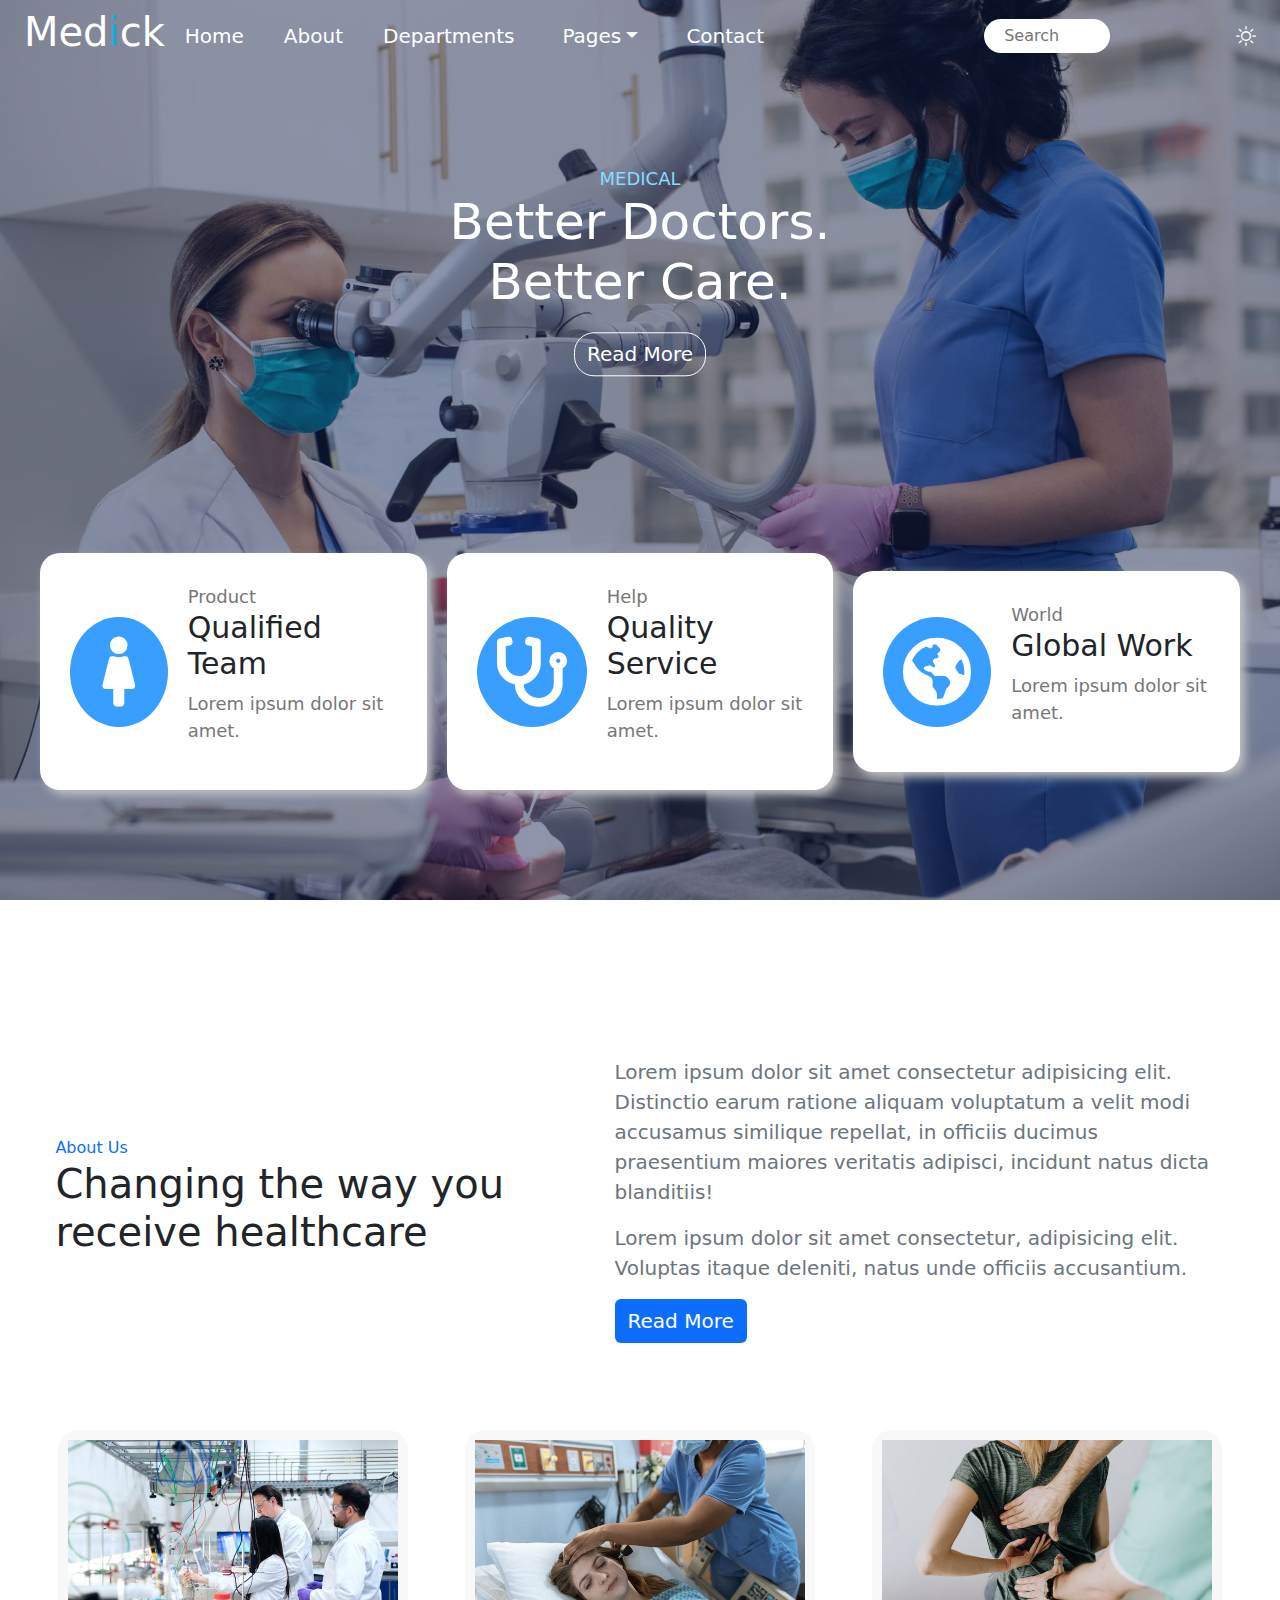
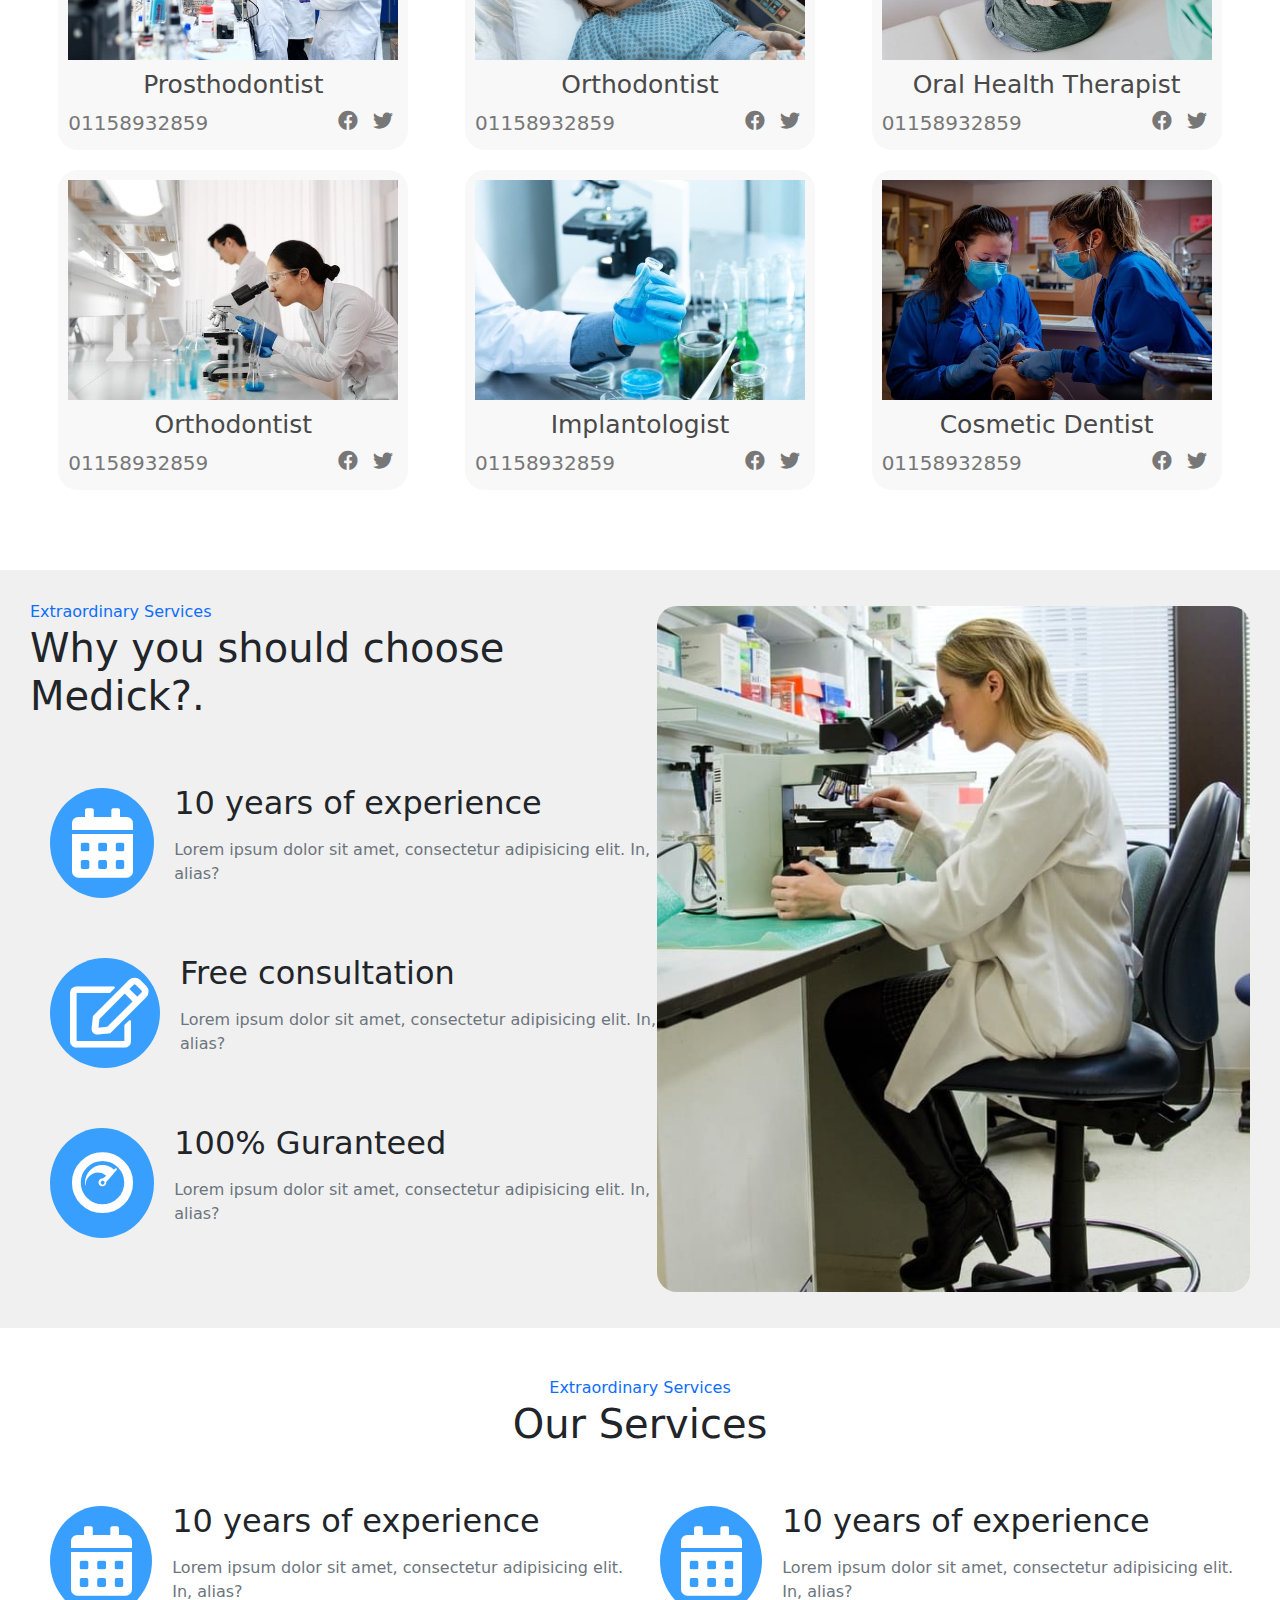
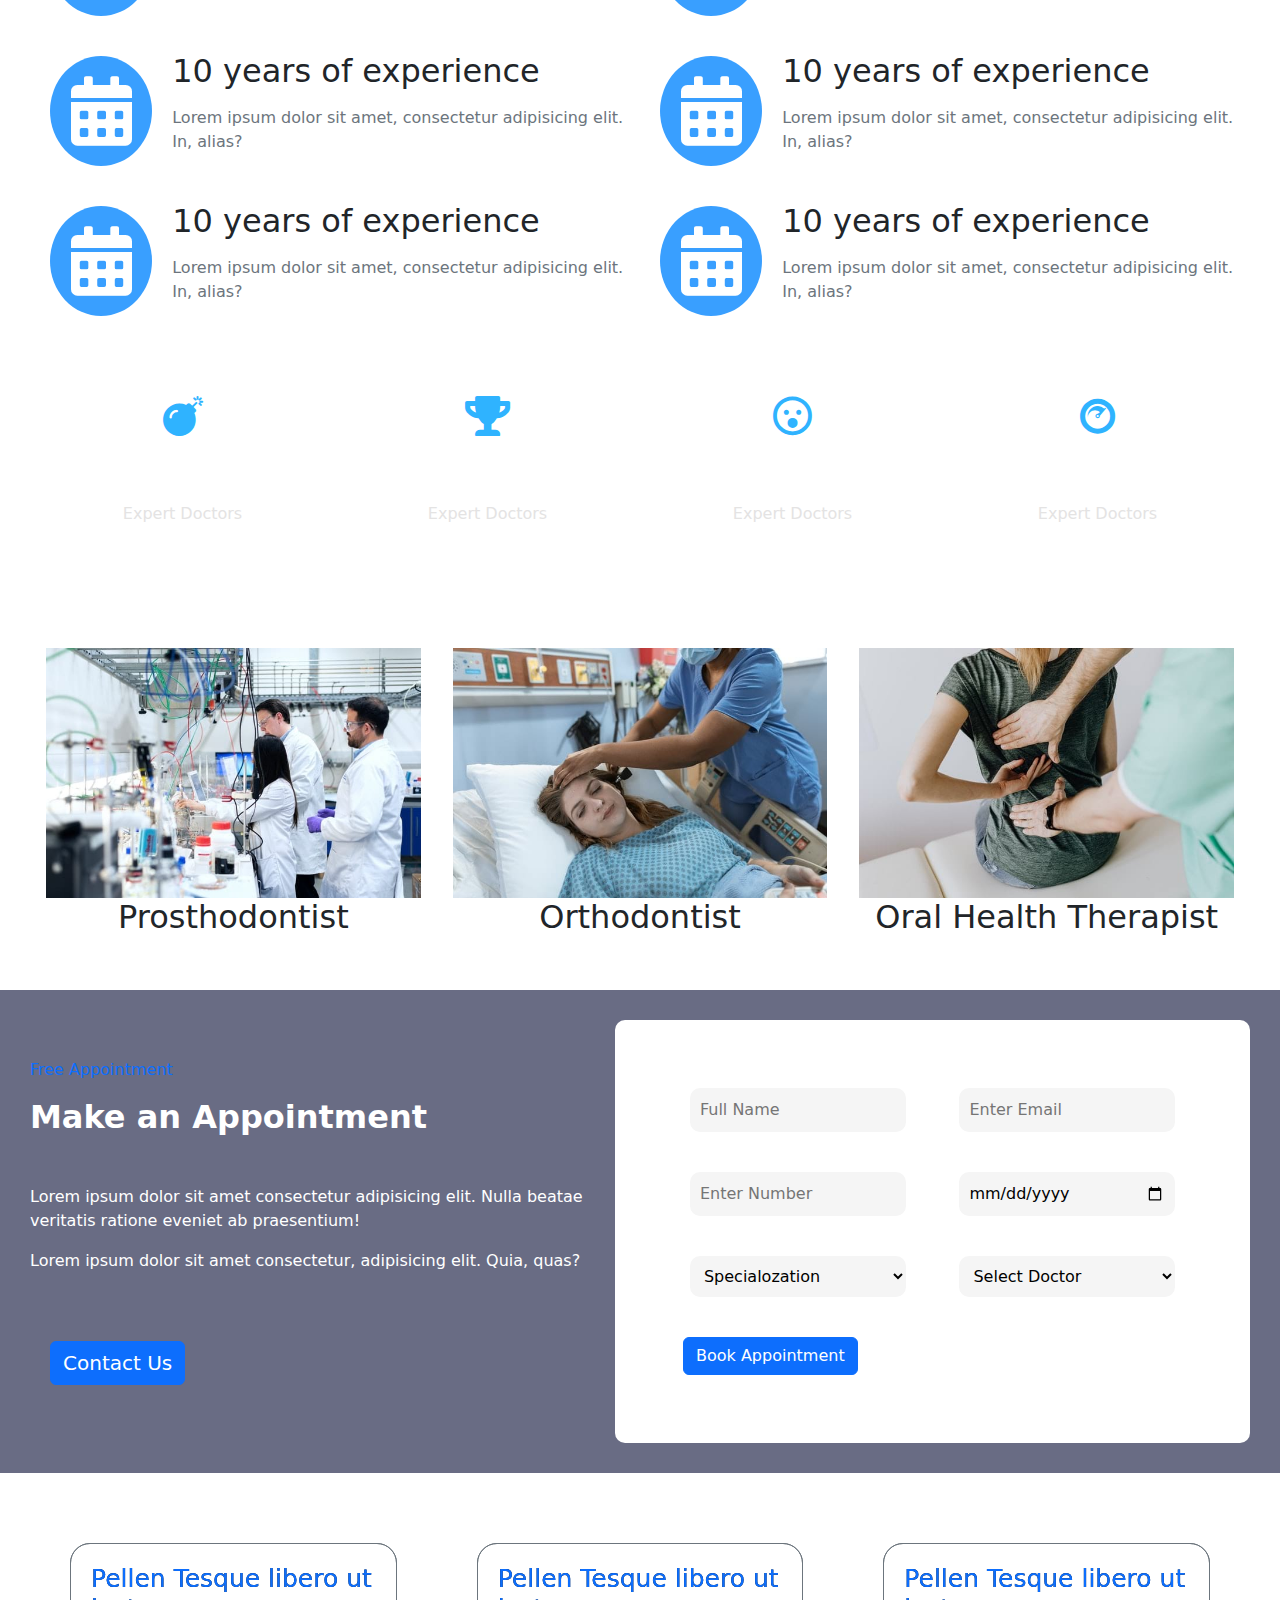
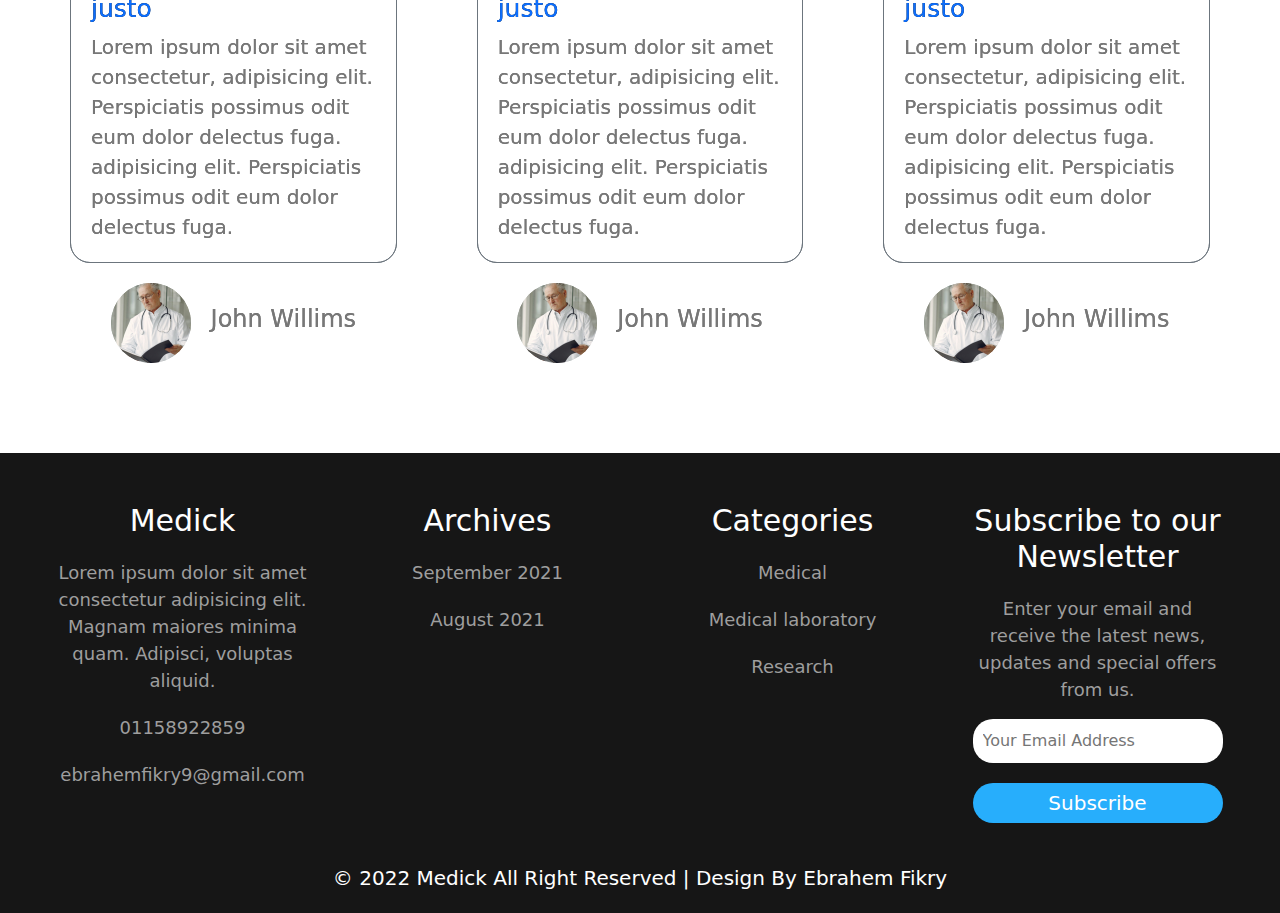
<file: index.html>
<!DOCTYPE html>
<html lang="en">
<head>
    <meta charset="UTF-8">
    <meta http-equiv="X-UA-Compatible" content="IE=edge">
    <meta name="viewport" content="width=device-width, initial-scale=1.0">
    <link rel="stylesheet" href="css/all.min.css">
    <link rel="stylesheet" href="css/bootstrap-icons.css">
    <link rel="stylesheet" href="css/bootstrap.css">
    <link rel="stylesheet" href="css/main.css">
    <title>Medick</title>
</head>
<body>
    <main class="container-fluid p-0">
        <header>
            <nav class="navbar px-4 navbar-expand-lg">
                <h1>Med<span>i</span>ck</h1>
                <button class="navbar-toggler" type="button" data-bs-toggle="collapse" data-bs-target="#navbarSupportedContent" aria-controls="navbarSupportedContent" aria-expanded="false" aria-label="Toggle navigation">
                    <span class="navbar-toggler-icon"></span>
                </button>
                <div class="collapse navbar-collapse dul text-center" id="navbarSupportedContent">
                    <ul  class="navbar-nav me-auto mb-2 mb-lg-0">
                        <li class="nav-item"><a href="index.html">Home</a></li>
                        <li class="nav-item"><a href="about.html">About</a></li>
                        <li class="nav-item"><a href="Departments.html">Departments</a></li>
                        <li class="nav-item dropdown"><a href="#" class="nav-link dropdown-toggle text-white fs-5" role="button" data-bs-toggle="dropdown" aria-expanded="false">Pages</a>
                            <ul class="dropdown-menu">
                                <li><a class="dropdown-item fs-5" href="Pages.html">page one</a></li>
                                <li><hr class="dropdown-divider"></li>
                                <li><a class="dropdown-item fs-5" href="Pages.html">page two</a></li>
                                <li><hr class="dropdown-divider"></li>
                                <li><a class="dropdown-item fs-5" href="Pages.html">page three</a></li>
                            </ul>
                        </li>
                        <li class="nav-item"><a href="Contact.html">Contact</a></li>
                    </ul>
                    <form action="" class="w-50">
                        <input type="text" placeholder="Search" class="w-50 ">
                    </form>
                    <i class="bi bi-lightbulb-fill nav-item"  id="moodLight"></i>
                    <i class="bi bi-brightness-high nav-item" id="mood"></i>
                </div>
            </nav>
            <div class="info">
                <span>MEDICAL</span>
                <h1 class="text-white">Better Doctors.<br>Better Care.</h1>
                <a href="#" class="btn">Read More</a>
            </div>
            <div class="section">
                <div class="box">
                    <i class="fa-solid fa-person-dress"></i>
                    <div>
                        <span>Product</span>
                        <h2>Qualified Team</h2>
                        <p>Lorem ipsum dolor sit amet.</p>
                    </div>
                </div>
                <div class="box">
                    <i class="fa-solid fa-stethoscope"></i>
                    <div>
                        <span>Help</span>
                        <h2>Quality Service</h2>
                        <p>Lorem ipsum dolor sit amet.</p>
                    </div>
                </div>
                <div class="box">
                    <i class="fa-solid fa-earth-americas"></i>
                    <div>
                        <span>World</span>
                        <h2>Global Work</h2>
                        <p>Lorem ipsum dolor sit amet.</p>
                    </div>
                </div>
            </div>
        </header>
        <section class="about d-flex justify-content-between">
            <div class="box col-lg-5 col-8">
                <span class="text-primary">About Us</span>
                <h1>Changing the way you<br>receive healthcare</h1>
            </div>
            <div class="box col-lg-6 col-8">
                <p class="text-secondary fs-5">Lorem ipsum dolor sit amet consectetur adipisicing elit. Distinctio earum ratione aliquam voluptatum a velit modi accusamus similique repellat, in officiis ducimus praesentium maiores veritatis adipisci, incidunt natus dicta blanditiis!</p>
                <p class="text-secondary fs-5">Lorem ipsum dolor sit amet consectetur, adipisicing elit. Voluptas itaque deleniti, natus unde officiis accusantium.</p>
                <a href="#" class="btn bg-primary text-white fs-5">Read More</a>
            </div>
        </section>
        <section class="servece">
            <div class="box">
                <img src="images/g1.jpg" alt="">
                <h2>Prosthodontist</h2>
                <div class="links">
                    <span>01158932859</span>
                    <div>
                        <i class="fa-brands fa-facebook"></i>
                        <i class="fa-brands fa-twitter"></i>
                    </div>
                </div>
            </div>
            <div class="box">
                <img src="images/g2.jpg" alt="">
                <h2>Orthodontist</h2>
                <div class="links">
                    <span>01158932859</span>
                    <div>
                        <i class="fa-brands fa-facebook"></i>
                        <i class="fa-brands fa-twitter"></i>
                    </div>
                </div>
            </div>
            <div class="box">
                <img src="images/g3.jpg" alt="">
                <h2>Oral Health Therapist</h2>
                <div class="links">
                    <span>01158932859</span>
                    <div>
                        <i class="fa-brands fa-facebook"></i>
                        <i class="fa-brands fa-twitter"></i>
                    </div>
                </div>
            </div>
            <div class="box">
                <img src="images/g4.jpg" alt="">
                <h2>Orthodontist</h2>
                <div class="links">
                    <span>01158932859</span>
                    <div>
                        <i class="fa-brands fa-facebook"></i>
                        <i class="fa-brands fa-twitter"></i>
                    </div>
                </div>
            </div>
            <div class="box">
                <img src="images/g5.jpg" alt="">
                <h2>Implantologist</h2>
                <div class="links">
                    <span>01158932859</span>
                    <div>
                        <i class="fa-brands fa-facebook"></i>
                        <i class="fa-brands fa-twitter"></i>
                    </div>
                </div>
            </div>
            <div class="box">
                <img src="images/g6.jpg" alt="">
                <h2>Cosmetic Dentist</h2>
                <div class="links">
                    <span>01158932859</span>
                    <div>
                        <i class="fa-brands fa-facebook"></i>
                        <i class="fa-brands fa-twitter"></i>
                    </div>
                </div>
            </div>
        </section>
        <section class="section1">
            <div class="box">
                <span class="text-primary">Extraordinary Services</span>
                <h1 class="fs-1 mb-5">Why you should choose <br> Medick?.</h1>
                <div class="content">
                    <div class="box">
                        <i class="fa-solid fa-calendar-days"></i>
                        <div>
                            <h2 class="mb-3">10 years of experience</h2>
                            <p class="text-secondary">Lorem ipsum dolor sit amet, consectetur adipisicing elit. In, alias?</p>
                        </div>
                    </div>
                    <div class="box">
                        <i class="fa-regular fa-pen-to-square"></i>
                        <div>
                            <h2 class="mb-3">Free consultation</h2>
                            <p class="text-secondary">Lorem ipsum dolor sit amet, consectetur adipisicing elit. In, alias?</p>
                        </div>
                    </div>
                    <div class="box">
                        <i class="fa-brands fa-cloudscale"></i>
                        <div>
                            <h2 class="mb-3">100% Guranteed</h2>
                            <p class="text-secondary">Lorem ipsum dolor sit amet, consectetur adipisicing elit. In, alias?</p>
                        </div>
                    </div>
                </div>
            </div>
            <div class="img">
                <img src="images/ab.jpg" alt="">
            </div>
        </section>
        <section class="our-ser mt-5">
            <div class="text-center m-auto">
                <span class="text-primary">Extraordinary Services</span>
                <h1>Our Services</h1>
            </div>
            
            <div class="content">
                <div class="box">
                    <i class="fa-solid fa-calendar-days"></i>
                    <div>
                        <h2 class="mb-3">10 years of experience</h2>
                        <p class="text-secondary">Lorem ipsum dolor sit amet, consectetur adipisicing elit. In, alias?</p>
                    </div>
                </div>
                <div class="box">
                    <i class="fa-solid fa-calendar-days"></i>
                    <div>
                        <h2 class="mb-3">10 years of experience</h2>
                        <p class="text-secondary">Lorem ipsum dolor sit amet, consectetur adipisicing elit. In, alias?</p>
                    </div>
                </div>
                <div class="box">
                    <i class="fa-solid fa-calendar-days"></i>
                    <div>
                        <h2 class="mb-3">10 years of experience</h2>
                        <p class="text-secondary">Lorem ipsum dolor sit amet, consectetur adipisicing elit. In, alias?</p>
                    </div>
                </div>
                <div class="box">
                    <i class="fa-solid fa-calendar-days"></i>
                    <div>
                        <h2 class="mb-3">10 years of experience</h2>
                        <p class="text-secondary">Lorem ipsum dolor sit amet, consectetur adipisicing elit. In, alias?</p>
                    </div>
                </div>
                <div class="box">
                    <i class="fa-solid fa-calendar-days"></i>
                    <div>
                        <h2 class="mb-3">10 years of experience</h2>
                        <p class="text-secondary">Lorem ipsum dolor sit amet, consectetur adipisicing elit. In, alias?</p>
                    </div>
                </div>
                <div class="box">
                    <i class="fa-solid fa-calendar-days"></i>
                    <div>
                        <h2 class="mb-3">10 years of experience</h2>
                        <p class="text-secondary">Lorem ipsum dolor sit amet, consectetur adipisicing elit. In, alias?</p>
                    </div>
                </div>
            </div>
        </section>
        <section class="rat">
            <div class="box">
                <i class="fa-solid fa-bomb"></i>
                <h2>1100</h2>
                <p>Expert Doctors</p>
            </div>
            <div class="box">
                <i class="fa-solid fa-trophy"></i>
                <h2>1100</h2>
                <p>Expert Doctors</p>
            </div>
            <div class="box">
                <i class="fa-regular fa-face-surprise"></i>
                <h2>1100</h2>
                <p>Expert Doctors</p>
            </div>
            <div class="box">
                <i class="fa-brands fa-cloudscale"></i>
                <h2>1100</h2>
                <p>Expert Doctors</p>
            </div>
        </section>
        <section class="servece2">
            <div class="contain">
                <div class="box m-3 col">
                    <img src="images/g1.jpg" alt="">
                    <h2>Prosthodontist</h2>
                </div>
                <div class="box m-3 col">
                    <img src="images/g2.jpg" alt="">
                    <h2>Orthodontist</h2>
                </div>
                <div class="box m-3 col">
                    <img src="images/g3.jpg" alt="">
                    <h2>Oral Health Therapist</h2>
                </div>
            </div>
        </section>
        <section class="free">
            <div class="box">
                <span class="text-primary">Free Appointment</span>
                <h2 class="fw-bold mt-3 mb-5 text-white">Make an Appointment</h2>
                <p class="text-white">Lorem ipsum dolor sit amet consectetur adipisicing elit. Nulla beatae veritatis ratione eveniet ab praesentium!</p>
                <p class="text-white mb-5">Lorem ipsum dolor sit amet consectetur, adipisicing elit. Quia, quas?</p>
                <a href="#" class="btn btn-primary text-white fs-5">Contact Us</a>
            </div>
            <div class="box bo2 p-5">
                <form action="">
                    <input type="text" placeholder="Full Name">
                    <input type="text" placeholder="Enter Email">
                    <input type="text" placeholder="Enter Number">
                    <input type="date">
                    <select name="" id="">
                        <option value="Specialozation">Specialozation</option>
                        <option value="two">two</option>
                        <option value="three">three</option>
                        <option value="four">four</option>
                    </select>
                    <select name="" id="">
                        <option value="Select Doctor">Select Doctor</option>
                        <option value="two">two</option>
                        <option value="three">three</option>
                        <option value="four">four</option>
                    </select>
                </form>
                <a href="#" class="btn btn-primary text-white">Book Appointment</a>
            </div>
        </section>
        <section class="happy">
            <div id="carouselExampleInterval" class="carousel slide" data-bs-ride="carousel">
                <div class="carousel-inner">
                    <div class="carousel-item active content" data-bs-interval="30000">
                        <div class="box">
                            <div class="border-secondary">
                                <h3>Pellen Tesque libero ut justo</h3>
                                Lorem ipsum dolor sit amet consectetur, adipisicing elit. Perspiciatis possimus odit eum dolor delectus fuga.
                                adipisicing elit. Perspiciatis possimus odit eum dolor delectus fuga.
                            </div>
                            <div class="doctors">
                                <img src="images/team1.jpg" alt="">
                                <h4>John Willims</h4>
                            </div>
                        </div>
                        <div class="box">
                            <div class="border-secondary">
                                <h3>Pellen Tesque libero ut justo</h3>
                                Lorem ipsum dolor sit amet consectetur, adipisicing elit. Perspiciatis possimus odit eum dolor delectus fuga.
                                adipisicing elit. Perspiciatis possimus odit eum dolor delectus fuga.
                            </div>
                            <div class="doctors">
                                <img src="images/team1.jpg" alt="">
                                <h4>John Willims</h4>
                            </div>
                        </div>
                        <div class="box">
                            <div class="border-secondary">
                                <h3>Pellen Tesque libero ut justo</h3>
                                Lorem ipsum dolor sit amet consectetur, adipisicing elit. Perspiciatis possimus odit eum dolor delectus fuga.
                                adipisicing elit. Perspiciatis possimus odit eum dolor delectus fuga.
                            </div>
                            <div class="doctors">
                                <img src="images/team1.jpg" alt="">
                                <h4>John Willims</h4>
                            </div>
                        </div>
                    </div>
                    <div class="carousel-item content" data-bs-interval="3000">
                        <div class="box">
                            <div class="border-secondary">
                                <h3 class="text-primary">Pellen Tesque libero ut justo</h3>
                                Lorem ipsum dolor sit amet consectetur, adipisicing elit. Perspiciatis possimus odit eum dolor delectus fuga.
                                adipisicing elit. Perspiciatis possimus odit eum dolor delectus fuga.
                            </div>
                            <div class="doctors">
                                <img src="images/team1.jpg" alt="">
                                <h4>John Willims</h4>
                            </div>
                        </div>
                        <div class="box">
                            <div class="border-secondary">
                                <h3 class="text-primary">Pellen Tesque libero ut justo</h3>
                                Lorem ipsum dolor sit amet consectetur, adipisicing elit. Perspiciatis possimus odit eum dolor delectus fuga.
                                adipisicing elit. Perspiciatis possimus odit eum dolor delectus fuga.
                            </div>
                            <div class="doctors">
                                <img src="images/team1.jpg" alt="">
                                <h4>John Willims</h4>
                            </div>
                        </div>
                        <div class="box">
                            <div class="border-secondary">
                                <h3 class="text-primary">Pellen Tesque libero ut justo</h3>
                                Lorem ipsum dolor sit amet consectetur, adipisicing elit. Perspiciatis possimus odit eum dolor delectus fuga.
                                adipisicing elit. Perspiciatis possimus odit eum dolor delectus fuga.
                            </div>
                            <div class="doctors">
                                <img src="images/team1.jpg" alt="">
                                <h4>John Willims</h4>
                            </div>
                        </div>
                    </div>
                </div>
                <!-- margin-right: 70px; -->
                <!-- margin-bottom: 110px -->
                <button class="carousel-control-prev" type="button" data-bs-target="#carouselExampleInterval" data-bs-slide="prev">
                    <span class="carousel-control-prev-icon one" aria-hidden="true"></span>
                    <span class="visually-hidden">Previous</span>
                </button>
                <button class="carousel-control-next" type="button" data-bs-target="#carouselExampleInterval" data-bs-slide="next">
                    <span class="carousel-control-next-icon two" aria-hidden="true"></span>
                    <span class="visually-hidden">Next</span>
                </button>
            </div>
        </section>
        <footer>
            <div class="box">
                <h1>Medick</h1>
                <p>Lorem ipsum dolor sit amet consectetur adipisicing elit. Magnam maiores minima quam. Adipisci, voluptas aliquid.</p>
                <div>
                    <p>01158922859</p>
                </div>
                <div>
                    <p>ebrahemfikry9@gmail.com</p>
                </div>
            </div>
            <div class="box">
                <h1>Archives</h1>
                <p>September 2021</p>
                <p>August 2021</p>
            </div>
            <div class="box">
                <h1>Categories</h1>
                <p>Medical</p>
                <p>Medical laboratory</p>
                <p>Research</p>
            </div>
            <div class="box">
                <h1>Subscribe to our Newsletter</h1>
                <p>Enter your email and receive the latest news, updates and special offers from us.</p>
                <form action="">
                    <input type="text" placeholder="Your Email Address">
                    <a href="#">Subscribe</a>
                </form>
            </div>
        </footer>
        <div class="end">&copy; 2022 Medick All Right Reserved | Design By Ebrahem Fikry</div>
    </main>
    <script src="js/main.js"></script>
    <script src="js/bootstrap.bundle.js"></script>
</body>
</html>
</file>
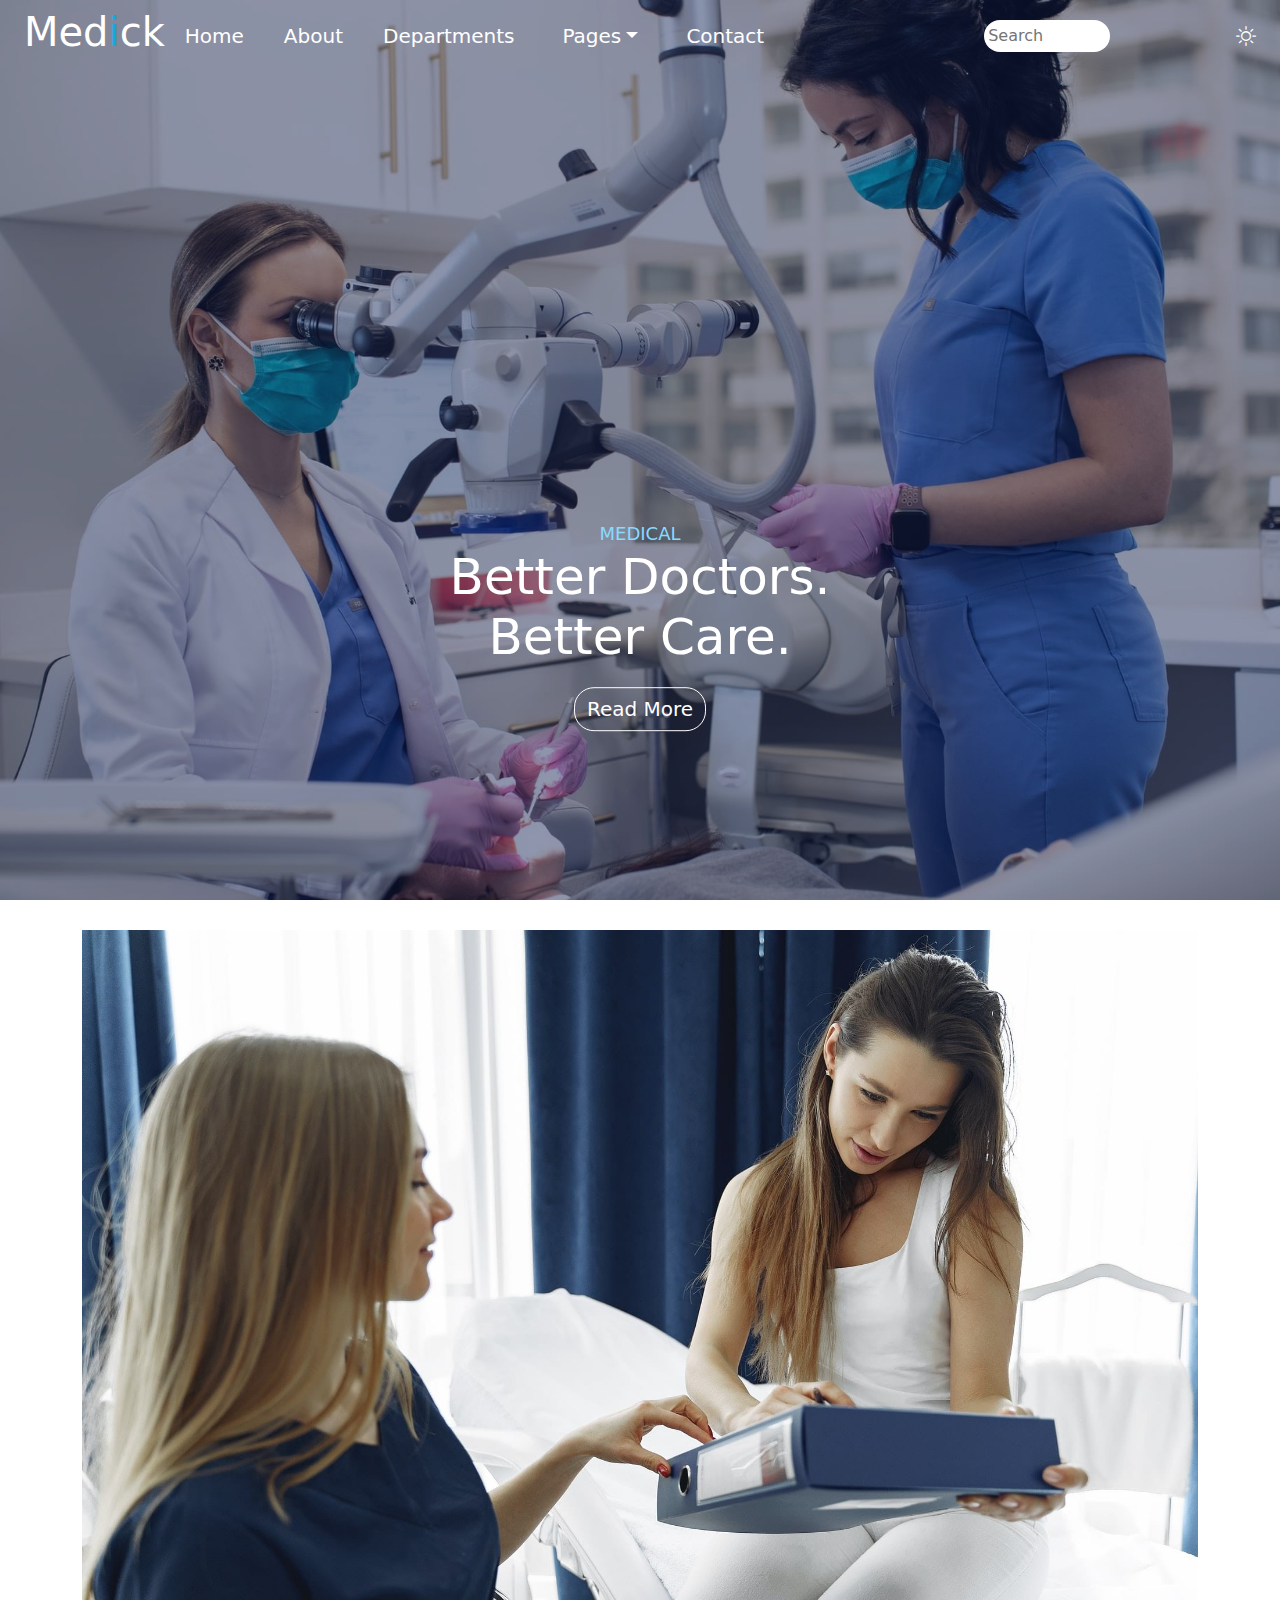
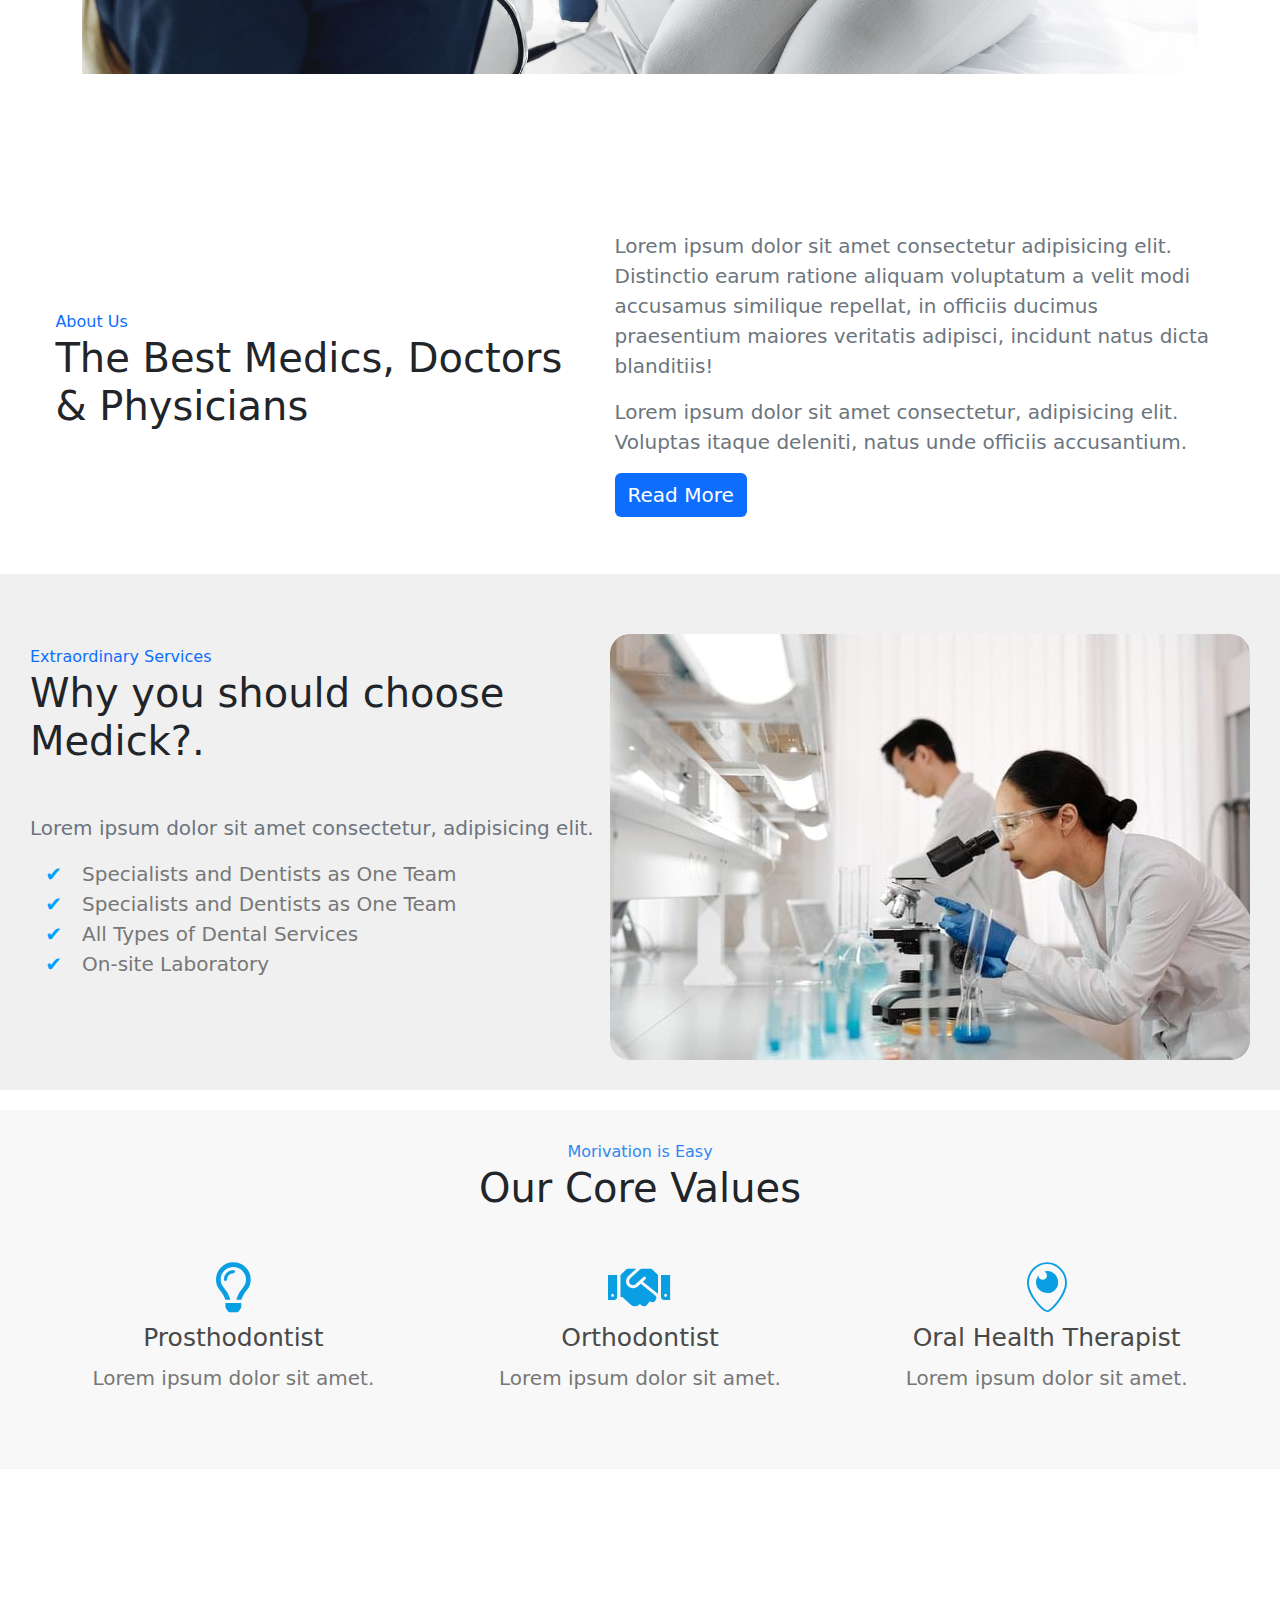
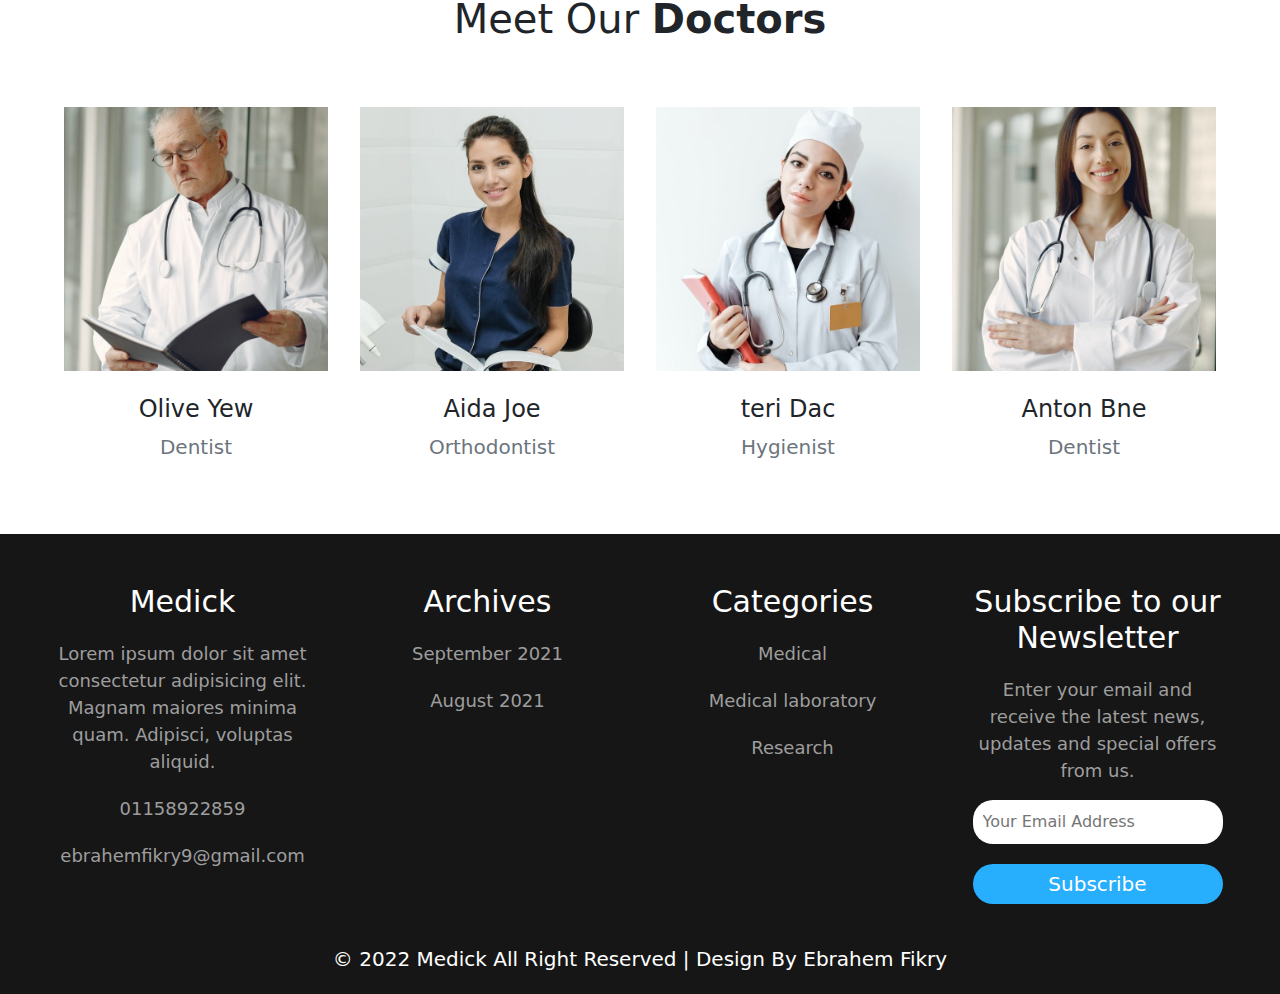
<file: about.html>
<!DOCTYPE html>
<html lang="en">
<head>
    <meta charset="UTF-8">
    <meta http-equiv="X-UA-Compatible" content="IE=edge">
    <meta name="viewport" content="width=device-width, initial-scale=1.0">
    <link rel="stylesheet" href="css/all.min.css">
    <link rel="stylesheet" href="css/bootstrap-icons.css">
    <link rel="stylesheet" href="css/bootstrap.css">
    <link rel="stylesheet" href="css/about.css">
    <title>Document</title>
</head>
<body>
    <main class="container-fluid p-0">
        <header>
            <nav class="navbar px-4 navbar-expand-lg">
                <h1>Med<span>i</span>ck</h1>
                <button class="navbar-toggler" type="button" data-bs-toggle="collapse" data-bs-target="#navbarSupportedContent" aria-controls="navbarSupportedContent" aria-expanded="false" aria-label="Toggle navigation">
                    <span class="navbar-toggler-icon"></span>
                </button>
                <div class="collapse navbar-collapse dul text-center" id="navbarSupportedContent">
                    <ul  class="navbar-nav me-auto mb-2 mb-lg-0">
                        <li class="nav-item"><a href="index.html">Home</a></li>
                        <li class="nav-item"><a href="about.html">About</a></li>
                        <li class="nav-item"><a href="Departments.html">Departments</a></li>
                        <li class="nav-item dropdown"><a href="#" class="nav-link dropdown-toggle text-white fs-5" role="button" data-bs-toggle="dropdown" aria-expanded="false">Pages</a>
                            <ul class="dropdown-menu">
                                <li><a class="dropdown-item fs-5" href="Pages.html">page one</a></li>
                                <li><hr class="dropdown-divider"></li>
                                <li><a class="dropdown-item fs-5" href="Pages.html">page two</a></li>
                                <li><hr class="dropdown-divider"></li>
                                <li><a class="dropdown-item fs-5" href="Pages.html">page three</a></li>
                            </ul>
                        </li>
                        <li class="nav-item"><a href="Contact.html">Contact</a></li>
                    </ul>
                    <form action="" class="w-50">
                        <input type="text" placeholder="Search" class="w-50 ">
                    </form>
                    <i class="bi bi-lightbulb-fill nav-item"  id="moodLight"></i>
                    <i class="bi bi-brightness-high nav-item" id="mood"></i>
                </div>
            </nav>
            <div class="info">
                <span>MEDICAL</span>
                <h1 class="text-white">Better Doctors.<br>Better Care.</h1>
                <a href="#" class="btn">Read More</a>
            </div>
        </header>
        <section class="img container">
            <img src="images/banner2.jpg" alt="">
        </section>
        <section class="about d-flex justify-content-between">
            <div class="box col-lg-5 col-8">
                <span class="text-primary">About Us</span>
                <h1>The Best Medics, Doctors<br> & Physicians</h1>
            </div>
            <div class="box col-lg-6 col-8">
                <p class="text-secondary fs-5">Lorem ipsum dolor sit amet consectetur adipisicing elit. Distinctio earum ratione aliquam voluptatum a velit modi accusamus similique repellat, in officiis ducimus praesentium maiores veritatis adipisci, incidunt natus dicta blanditiis!</p>
                <p class="text-secondary fs-5">Lorem ipsum dolor sit amet consectetur, adipisicing elit. Voluptas itaque deleniti, natus unde officiis accusantium.</p>
                <a href="#" class="btn bg-primary text-white fs-5">Read More</a>
            </div>
        </section>
        <section class="section1">
            <div class="box">
                <span class="text-primary">Extraordinary Services</span>
                <h1 class="fs-1 mb-5">Why you should choose <br> Medick?.</h1>
                <p class="text-secondary fs-5">Lorem ipsum dolor sit amet consectetur, adipisicing elit.</p>
                <div class="content">
                    <div class="box">
                        <ul>
                            <li>Specialists and Dentists as One Team</li>
                            <li>Specialists and Dentists as One Team</li>
                            <li>All Types of Dental Services</li>
                            <li>On-site Laboratory</li>
                        </ul>
                    </div>
                </div>
            </div>
            <div class="img">
                <img src="images/g4.jpg" alt="">
            </div>
        </section>
        <section class="servece">
            <span>Morivation is Easy</span>
            <h1>Our Core Values</h1>
            <div class="contain">
                <div class="box">
                    <i class="fa-regular fa-lightbulb"></i>
                    <h2>Prosthodontist</h2>
                    <p>Lorem ipsum dolor sit amet.</p>
                </div>
                <div class="box">
                    <i class="fa-solid fa-handshake"></i>
                    <h2>Orthodontist</h2>
                    <p>Lorem ipsum dolor sit amet.</p>
                </div>
                <div class="box">
                    <i class="fa-brands fa-periscope"></i>
                    <h2>Oral Health Therapist</h2>
                    <p>Lorem ipsum dolor sit amet.</p>
                </div>
            </div>
        </section>
        <section class="doctor row p-5 text-center g-0">
            <h1 class="my-5 fw-normal">Meet Our <span class="fw-bold">Doctors</span></h1>
            <div class="card  border-0 col-lg col-9 m-lg-2 mb-3 m-auto">
                <img src="images/team1.jpg" class="card-img-top h-75 p-2" alt="...">
                <div class="card-body">
                    <h5 class="card-title fs-4">Olive Yew</h5>
                    <p class="card-text text-secondary fs-5">Dentist</p>
                </div>
            </div>
            <div class="card border-0 col-lg col-9 m-2 m-lg-2 mb-3 m-auto m-auto">
                <img src="images/team2.jpg" class="card-img-top h-75 p-2" alt="...">
                <div class="card-body">
                    <h5 class="card-title fs-4">Aida Joe</h5>
                    <p class="card-text text-secondary fs-5">Orthodontist</p>
                </div>
            </div>
            <div class="card border-0 col-lg col-9 m-lg-2 mb-3 m-auto ">
                <img src="images/team3.jpg" class="card-img-top h-75 p-2" alt="...">
                <div class="card-body">
                    <h5 class="card-title fs-4">teri Dac</h5>
                    <p class="card-text text-secondary fs-5">Hygienist</p>
                </div>
            </div>
            <div class="card border-0 col-lg col-9 m-lg-2 mb-3 m-auto">
                <img src="images/team4.jpg" class="card-img-top h-75 p-2" alt="...">
                <div class="card-body">
                    <h5 class="card-title fs-4">Anton Bne</h5>
                    <p class="card-text text-secondary fs-5">Dentist</p>
                </div>
            </div>
        </section>
        <footer>
            <div class="box">
                <h1>Medick</h1>
                <p>Lorem ipsum dolor sit amet consectetur adipisicing elit. Magnam maiores minima quam. Adipisci, voluptas aliquid.</p>
                <div>
                    <p>01158922859</p>
                </div>
                <div>
                    <p>ebrahemfikry9@gmail.com</p>
                </div>
            </div>
            <div class="box">
                <h1>Archives</h1>
                <p>September 2021</p>
                <p>August 2021</p>
            </div>
            <div class="box">
                <h1>Categories</h1>
                <p>Medical</p>
                <p>Medical laboratory</p>
                <p>Research</p>
            </div>
            <div class="box">
                <h1>Subscribe to our Newsletter</h1>
                <p>Enter your email and receive the latest news, updates and special offers from us.</p>
                <form action="">
                    <input type="text" placeholder="Your Email Address">
                    <a href="#">Subscribe</a>
                </form>
            </div>
        </footer>
        <div class="end">&copy; 2022 Medick All Right Reserved | Design By Ebrahem Fikry</div>
    </main>
    <script src="js/bootstrap.bundle.js"></script>
    <script src="js/main.js"></script>
</body>
</html>
</file>
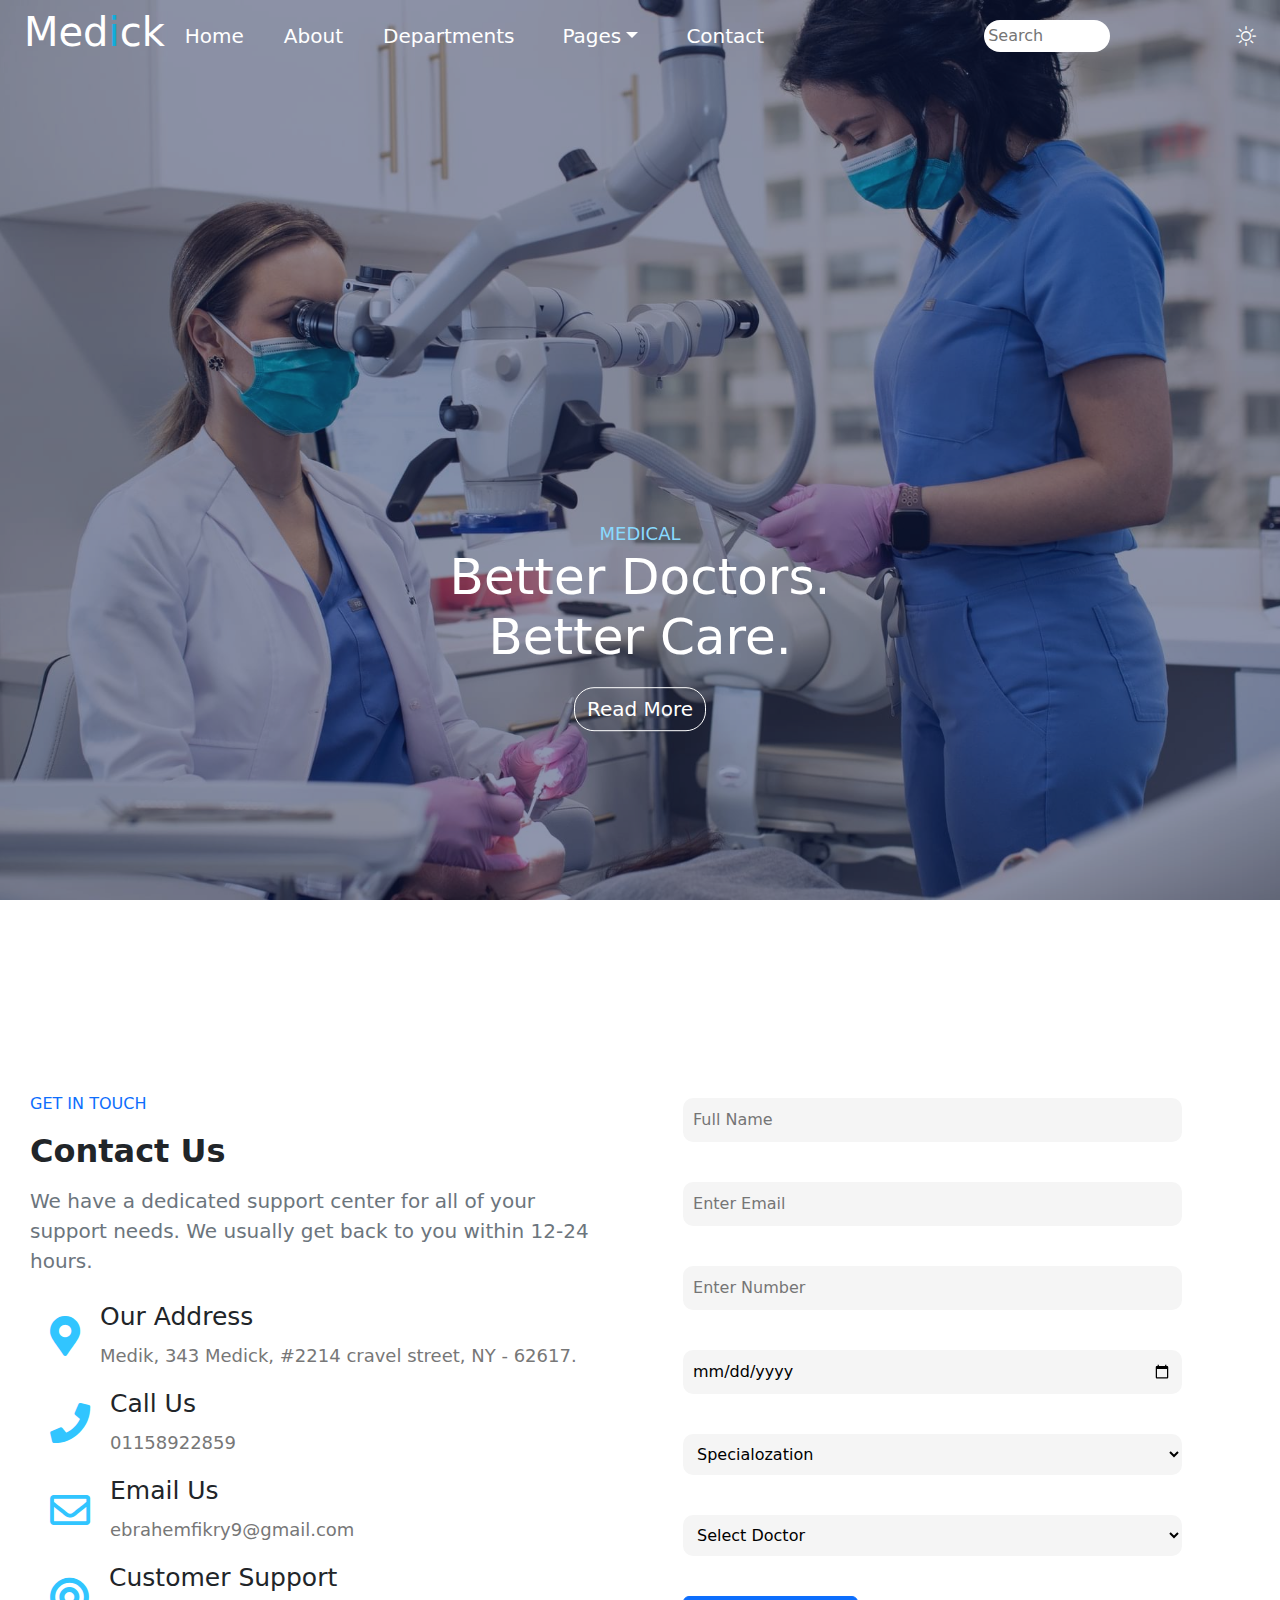
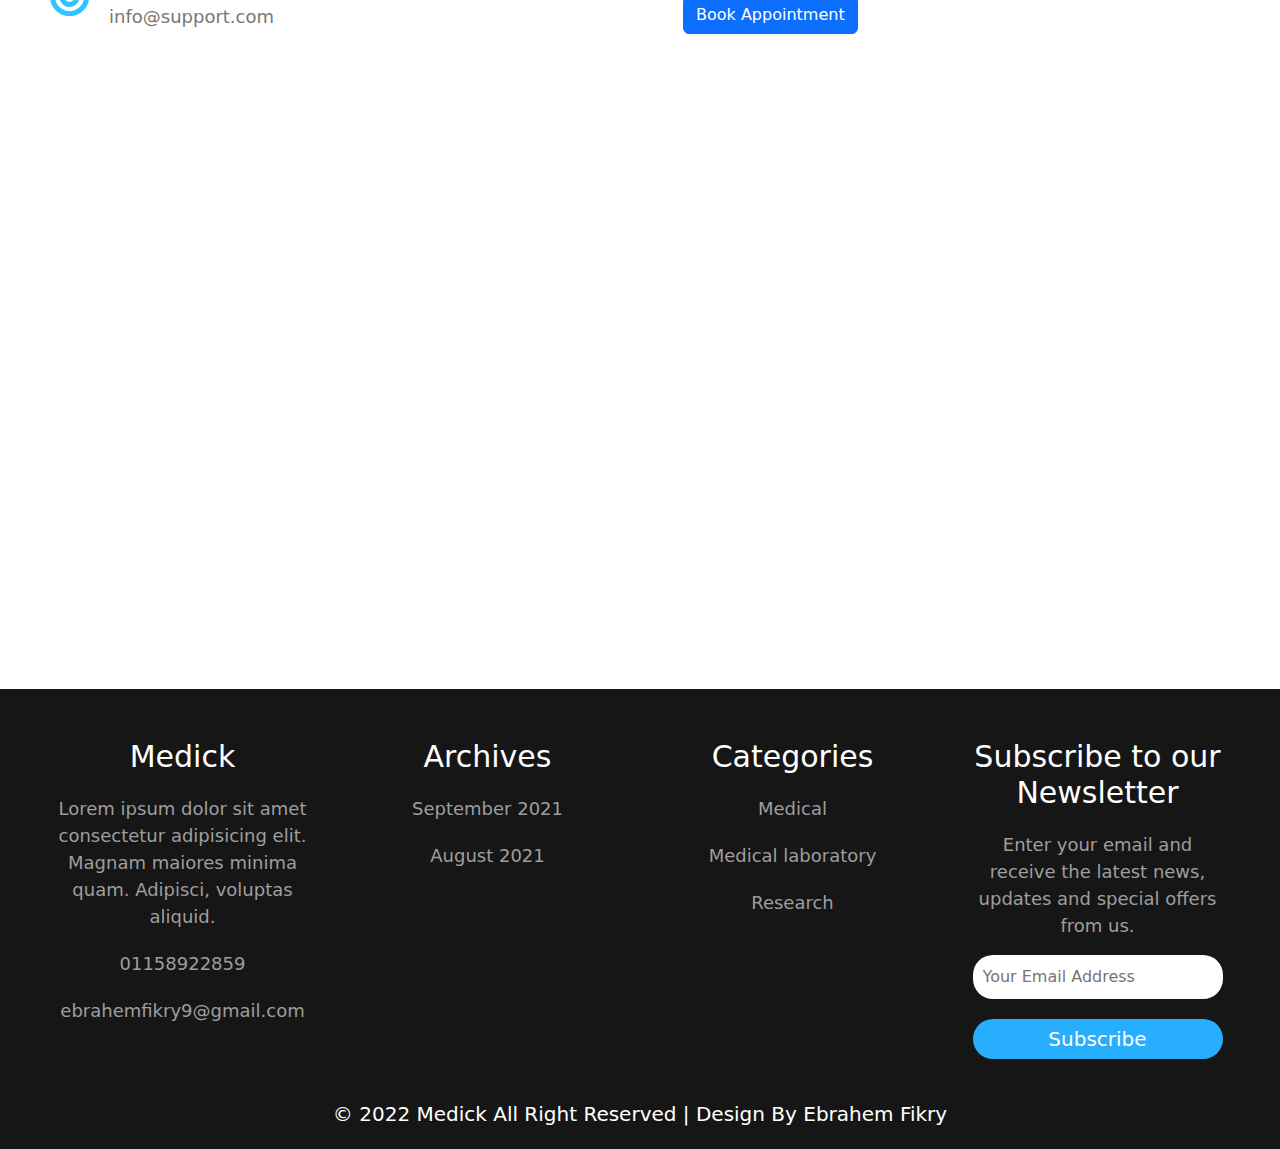
<file: Contact.html>
<!DOCTYPE html>
<html lang="en">
<head>
    <meta charset="UTF-8">
    <meta http-equiv="X-UA-Compatible" content="IE=edge">
    <meta name="viewport" content="width=device-width, initial-scale=1.0">
    <link rel="stylesheet" href="css/all.min.css">
    <link rel="stylesheet" href="css/bootstrap-icons.css">
    <link rel="stylesheet" href="css/bootstrap.css">
    <link rel="stylesheet" href="css/Contact.css">
    <title>Document</title>
</head>
<body>
    <main class="container-fluid p-0">
        <header>
            <nav class="navbar px-4 navbar-expand-lg">
                <h1>Med<span>i</span>ck</h1>
                <button class="navbar-toggler" type="button" data-bs-toggle="collapse" data-bs-target="#navbarSupportedContent" aria-controls="navbarSupportedContent" aria-expanded="false" aria-label="Toggle navigation">
                    <span class="navbar-toggler-icon"></span>
                </button>
                <div class="collapse navbar-collapse dul text-center" id="navbarSupportedContent">
                    <ul  class="navbar-nav me-auto mb-2 mb-lg-0">
                        <li class="nav-item"><a href="index.html">Home</a></li>
                        <li class="nav-item"><a href="about.html">About</a></li>
                        <li class="nav-item"><a href="Departments.html">Departments</a></li>
                        <li class="nav-item dropdown"><a href="#" class="nav-link dropdown-toggle text-white fs-5" role="button" data-bs-toggle="dropdown" aria-expanded="false">Pages</a>
                            <ul class="dropdown-menu">
                                <li><a class="dropdown-item fs-5" href="Pages.html">page one</a></li>
                                <li><hr class="dropdown-divider"></li>
                                <li><a class="dropdown-item fs-5" href="Pages.html">page two</a></li>
                                <li><hr class="dropdown-divider"></li>
                                <li><a class="dropdown-item fs-5" href="Pages.html">page three</a></li>
                            </ul>
                        </li>
                        <li class="nav-item"><a href="Contact.html">Contact</a></li>
                    </ul>
                    <form action="" class="w-50">
                        <input type="text" placeholder="Search" class="w-50 ">
                    </form>
                    <i class="bi bi-lightbulb-fill nav-item"  id="moodLight"></i>
                    <i class="bi bi-brightness-high nav-item" id="mood"></i>
                </div>
            </nav>
            <div class="info">
                <span>MEDICAL</span>
                <h1 class="text-white">Better Doctors.<br>Better Care.</h1>
                <a href="#" class="btn">Read More</a>
            </div>
        </header>
        <section class="free">
            <div class="box">
                <span class="text-primary">GET IN TOUCH</span>
                <h2 class="fw-bold mt-3 mb-3 text-dark">Contact Us</h2>
                <p class="text-secondary fs-5">We have a dedicated support center for all of your support needs. We usually get back to you within 12-24 hours.</p>
                <div class="content">
                    <div class="box">
                        <i class="fa-solid fa-location-dot"></i>
                        <div>
                            <h2>Our Address</h2>
                            <p>Medik, 343 Medick, #2214 cravel street, NY - 62617.</p>
                        </div>
                    </div>
                    <div class="box">
                        <i class="fa-solid fa-phone"></i>
                        <div><h2>Call Us</h2>
                            <p>01158922859</p>
                        </div>
                    </div>
                    <div class="box">
                        <i class="fa-regular fa-envelope"></i>
                        <div>
                            <h2>Email Us</h2>
                            <p>ebrahemfikry9@gmail.com</p>
                        </div>
                    </div>
                    <div class="box">
                        <i class="fa-solid fa-bullseye"></i>
                        <div>
                            <h2>Customer Support</h2>
                            <p>info@support.com</p>
                        </div>
                    </div>
                </div>
            </div>
            <div class="box bo2 p-5">
                <form action="">
                    <input type="text" placeholder="Full Name">
                    <input type="text" placeholder="Enter Email">
                    <input type="text" placeholder="Enter Number">
                    <input type="date">
                    <select name="" id="">
                        <option value="Specialozation">Specialozation</option>
                        <option value="two">two</option>
                        <option value="three">three</option>
                        <option value="four">four</option>
                    </select>
                    <select name="" id="">
                        <option value="Select Doctor">Select Doctor</option>
                        <option value="two">two</option>
                        <option value="three">three</option>
                        <option value="four">four</option>
                    </select>
                </form>
                <a href="#" class="btn btn-primary text-white">Book Appointment</a>
            </div>
        </section>
        <section class="ifream container-fluid p-0">
            <iframe src="https://www.google.com/maps/embed?pb=!1m14!1m12!1m3!1d27355.045775334787!2d30.9292628!3d31.01564065!2m3!1f0!2f0!3f0!3m2!1i1024!2i768!4f13.1!5e0!3m2!1sen!2seg!4v1662390975510!5m2!1sen!2seg" width="100%" height="450" style="border:0;" allowfullscreen="" loading="lazy" referrerpolicy="no-referrer-when-downgrade"></iframe>
        </section>
        <footer>
            <div class="box">
                <h1>Medick</h1>
                <p>Lorem ipsum dolor sit amet consectetur adipisicing elit. Magnam maiores minima quam. Adipisci, voluptas aliquid.</p>
                <div>
                    <p>01158922859</p>
                </div>
                <div>
                    <p>ebrahemfikry9@gmail.com</p>
                </div>
            </div>
            <div class="box">
                <h1>Archives</h1>
                <p>September 2021</p>
                <p>August 2021</p>
            </div>
            <div class="box">
                <h1>Categories</h1>
                <p>Medical</p>
                <p>Medical laboratory</p>
                <p>Research</p>
            </div>
            <div class="box">
                <h1>Subscribe to our Newsletter</h1>
                <p>Enter your email and receive the latest news, updates and special offers from us.</p>
                <form action="">
                    <input type="text" placeholder="Your Email Address">
                    <a href="#">Subscribe</a>
                </form>
            </div>
        </footer>
        <div class="end">&copy; 2022 Medick All Right Reserved | Design By Ebrahem Fikry</div>
    </main>
    <script src="js/main.js"></script>
    <script src="js/bootstrap.bundle.js"></script>
</body>
</html>
</file>
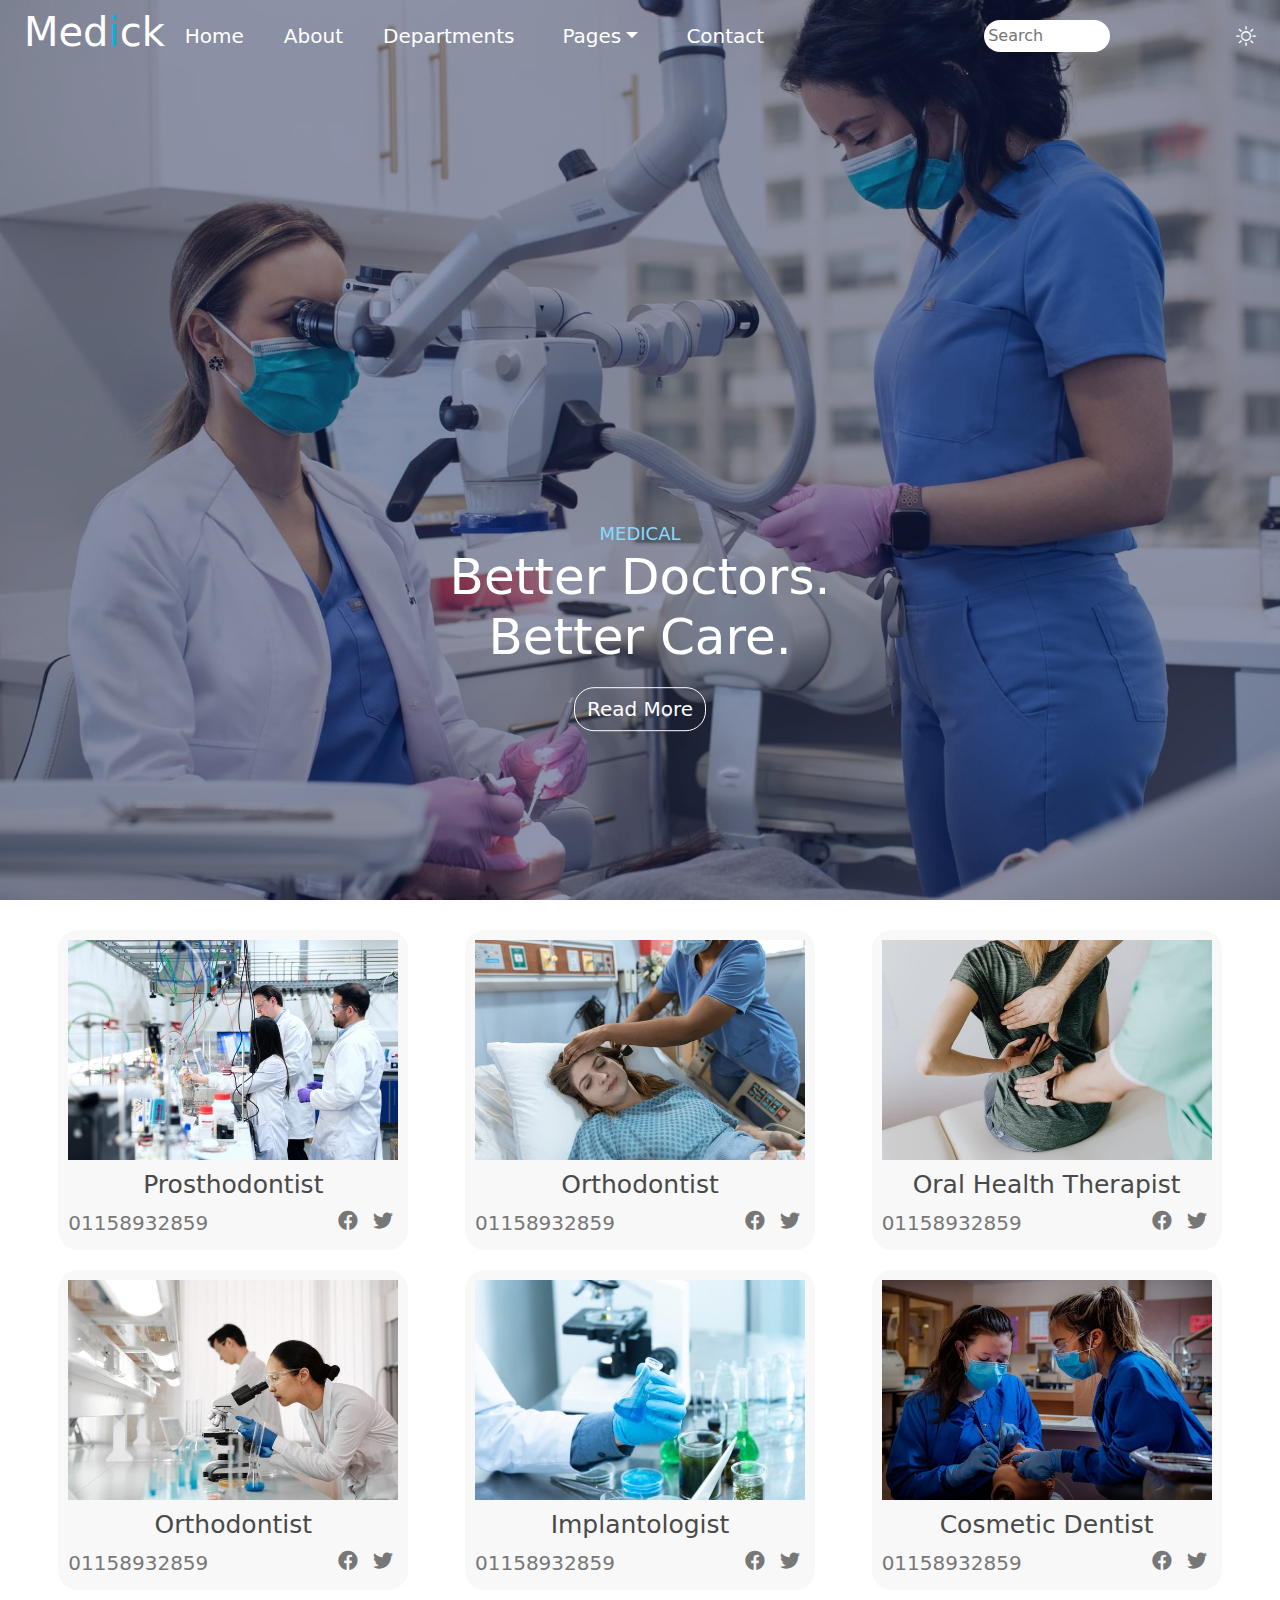
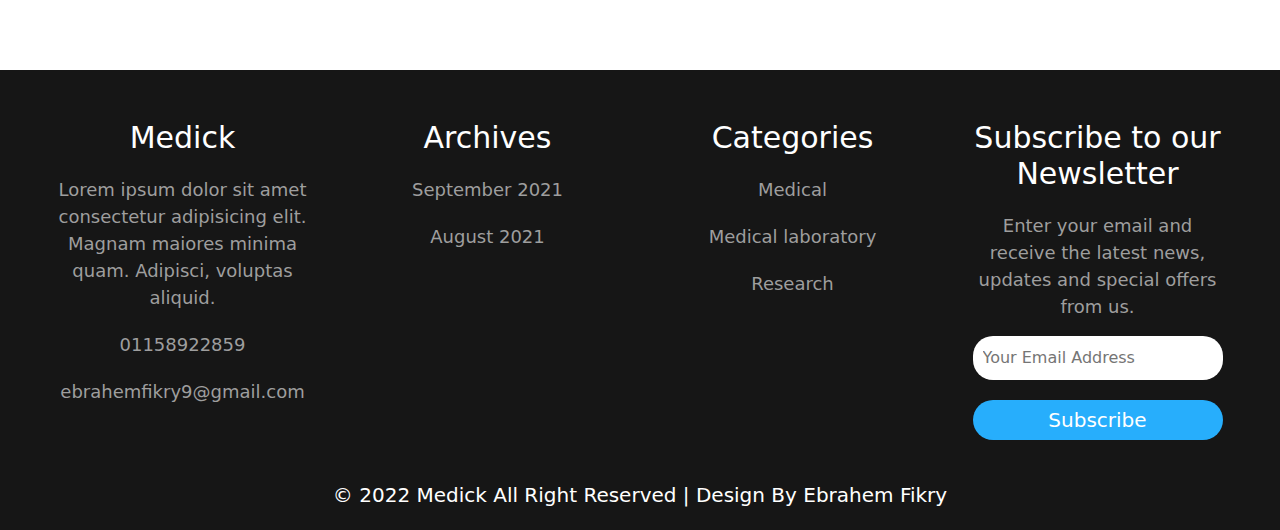
<file: Departments.html>
<!DOCTYPE html>
<html lang="en">
<head>
    <meta charset="UTF-8">
    <meta http-equiv="X-UA-Compatible" content="IE=edge">
    <meta name="viewport" content="width=device-width, initial-scale=1.0">
    <link rel="stylesheet" href="css/all.min.css">
    <link rel="stylesheet" href="css/bootstrap-icons.css">
    <link rel="stylesheet" href="css/bootstrap.css">
    <link rel="stylesheet" href="css/Departments.css">
    <title>Document</title>
</head>
<body>
    <main class="container-fluid p-0">
        <header>
            <nav class="navbar px-4 navbar-expand-lg">
                <h1>Med<span>i</span>ck</h1>
                <button class="navbar-toggler" type="button" data-bs-toggle="collapse" data-bs-target="#navbarSupportedContent" aria-controls="navbarSupportedContent" aria-expanded="false" aria-label="Toggle navigation">
                    <span class="navbar-toggler-icon"></span>
                </button>
                <div class="collapse navbar-collapse dul text-center" id="navbarSupportedContent">
                    <ul  class="navbar-nav me-auto mb-2 mb-lg-0">
                        <li class="nav-item"><a href="index.html">Home</a></li>
                        <li class="nav-item"><a href="about.html">About</a></li>
                        <li class="nav-item"><a href="Departments.html">Departments</a></li>
                        <li class="nav-item dropdown"><a href="#" class="nav-link dropdown-toggle text-white fs-5" role="button" data-bs-toggle="dropdown" aria-expanded="false">Pages</a>
                            <ul class="dropdown-menu">
                                <li><a class="dropdown-item fs-5" href="Pages.html">page one</a></li>
                                <li><hr class="dropdown-divider"></li>
                                <li><a class="dropdown-item fs-5" href="Pages.html">page two</a></li>
                                <li><hr class="dropdown-divider"></li>
                                <li><a class="dropdown-item fs-5" href="Pages.html">page three</a></li>
                            </ul>
                        </li>
                        <li class="nav-item"><a href="Contact.html">Contact</a></li>
                    </ul>
                    <form action="" class="w-50">
                        <input type="text" placeholder="Search" class="w-50 ">
                    </form>
                    <i class="bi bi-lightbulb-fill nav-item"  id="moodLight"></i>
                    <i class="bi bi-brightness-high nav-item" id="mood"></i>
                </div>
            </nav>
            <div class="info">
                <span>MEDICAL</span>
                <h1 class="text-white">Better Doctors.<br>Better Care.</h1>
                <a href="#" class="btn">Read More</a>
            </div>
        </header>
        <section class="servece">
            <div class="box">
                <img src="images/g1.jpg" alt="">
                <h2>Prosthodontist</h2>
                <div class="links">
                    <span>01158932859</span>
                    <div>
                        <i class="fa-brands fa-facebook"></i>
                        <i class="fa-brands fa-twitter"></i>
                    </div>
                </div>
            </div>
            <div class="box">
                <img src="images/g2.jpg" alt="">
                <h2>Orthodontist</h2>
                <div class="links">
                    <span>01158932859</span>
                    <div>
                        <i class="fa-brands fa-facebook"></i>
                        <i class="fa-brands fa-twitter"></i>
                    </div>
                </div>
            </div>
            <div class="box">
                <img src="images/g3.jpg" alt="">
                <h2>Oral Health Therapist</h2>
                <div class="links">
                    <span>01158932859</span>
                    <div>
                        <i class="fa-brands fa-facebook"></i>
                        <i class="fa-brands fa-twitter"></i>
                    </div>
                </div>
            </div>
            <div class="box">
                <img src="images/g4.jpg" alt="">
                <h2>Orthodontist</h2>
                <div class="links">
                    <span>01158932859</span>
                    <div>
                        <i class="fa-brands fa-facebook"></i>
                        <i class="fa-brands fa-twitter"></i>
                    </div>
                </div>
            </div>
            <div class="box">
                <img src="images/g5.jpg" alt="">
                <h2>Implantologist</h2>
                <div class="links">
                    <span>01158932859</span>
                    <div>
                        <i class="fa-brands fa-facebook"></i>
                        <i class="fa-brands fa-twitter"></i>
                    </div>
                </div>
            </div>
            <div class="box">
                <img src="images/g6.jpg" alt="">
                <h2>Cosmetic Dentist</h2>
                <div class="links">
                    <span>01158932859</span>
                    <div>
                        <i class="fa-brands fa-facebook"></i>
                        <i class="fa-brands fa-twitter"></i>
                    </div>
                </div>
            </div>
        </section>
        <footer>
            <div class="box">
                <h1>Medick</h1>
                <p>Lorem ipsum dolor sit amet consectetur adipisicing elit. Magnam maiores minima quam. Adipisci, voluptas aliquid.</p>
                <div>
                    <p>01158922859</p>
                </div>
                <div>
                    <p>ebrahemfikry9@gmail.com</p>
                </div>
            </div>
            <div class="box">
                <h1>Archives</h1>
                <p>September 2021</p>
                <p>August 2021</p>
            </div>
            <div class="box">
                <h1>Categories</h1>
                <p>Medical</p>
                <p>Medical laboratory</p>
                <p>Research</p>
            </div>
            <div class="box">
                <h1>Subscribe to our Newsletter</h1>
                <p>Enter your email and receive the latest news, updates and special offers from us.</p>
                <form action="">
                    <input type="text" placeholder="Your Email Address">
                    <a href="#">Subscribe</a>
                </form>
            </div>
        </footer>
        <div class="end">&copy; 2022 Medick All Right Reserved | Design By Ebrahem Fikry</div>
    </main>
    <script src="js/bootstrap.bundle.js"></script>
    <script src="js/main.js"></script>
</body>
</html>
</file>
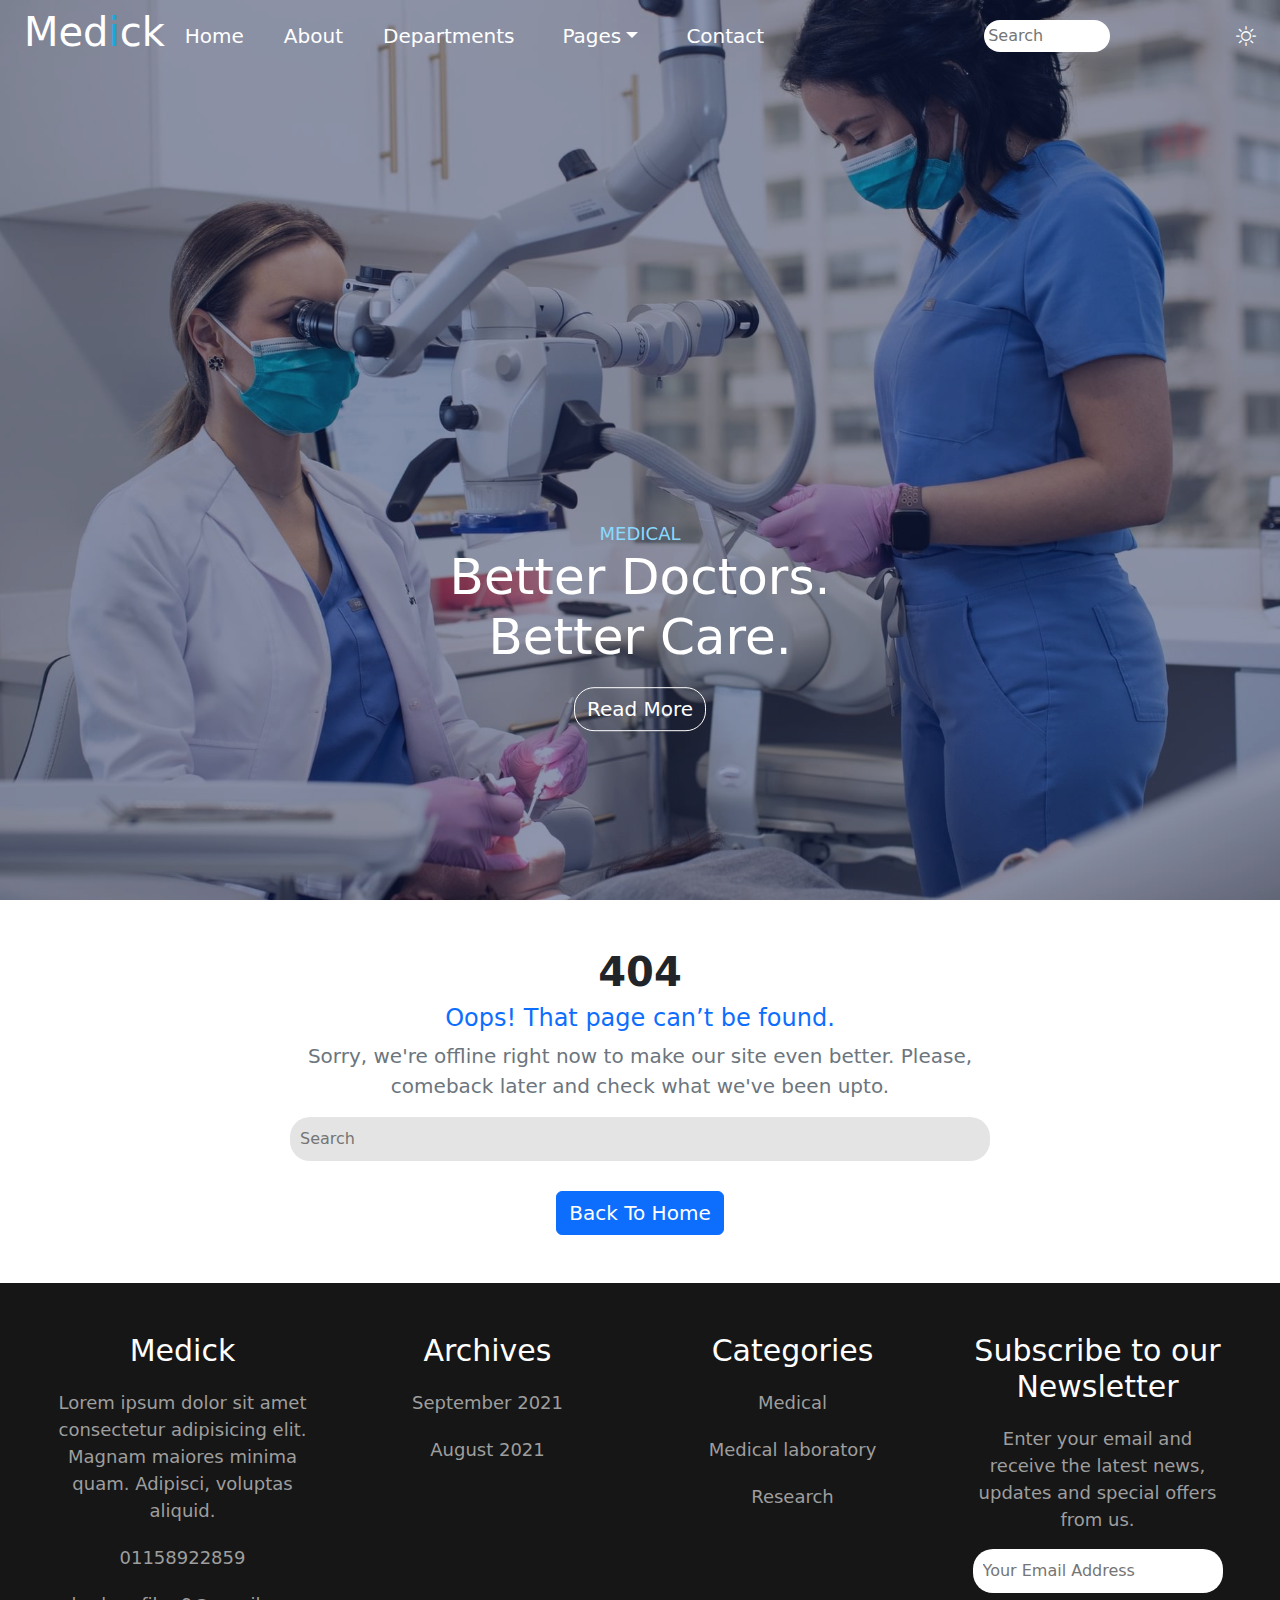
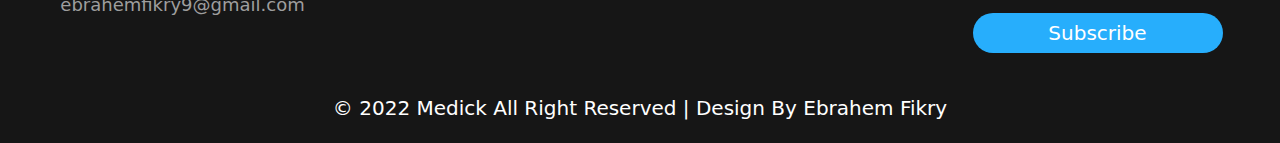
<file: Pages.html>
<!DOCTYPE html>
<html lang="en">
<head>
    <meta charset="UTF-8">
    <meta http-equiv="X-UA-Compatible" content="IE=edge">
    <meta name="viewport" content="width=device-width, initial-scale=1.0">
    <link rel="stylesheet" href="css/all.min.css">
    <link rel="stylesheet" href="css/bootstrap-icons.css">
    <link rel="stylesheet" href="css/bootstrap.css">
    <link rel="stylesheet" href="css/page.css">
    <title>Document</title>
</head>
<body>
    <main class="container-fluid p-0">
        <header>
            <nav class="navbar px-4 navbar-expand-lg">
                <h1>Med<span>i</span>ck</h1>
                <button class="navbar-toggler" type="button" data-bs-toggle="collapse" data-bs-target="#navbarSupportedContent" aria-controls="navbarSupportedContent" aria-expanded="false" aria-label="Toggle navigation">
                    <span class="navbar-toggler-icon"></span>
                </button>
                <div class="collapse navbar-collapse dul text-center" id="navbarSupportedContent">
                    <ul  class="navbar-nav me-auto mb-2 mb-lg-0">
                        <li class="nav-item"><a href="index.html">Home</a></li>
                        <li class="nav-item"><a href="about.html">About</a></li>
                        <li class="nav-item"><a href="Departments.html">Departments</a></li>
                        <li class="nav-item dropdown"><a href="#" class="nav-link dropdown-toggle text-white fs-5" role="button" data-bs-toggle="dropdown" aria-expanded="false">Pages</a>
                            <ul class="dropdown-menu">
                                <li><a class="dropdown-item fs-5" href="Pages.html">page one</a></li>
                                <li><hr class="dropdown-divider"></li>
                                <li><a class="dropdown-item fs-5" href="Pages.html">page two</a></li>
                                <li><hr class="dropdown-divider"></li>
                                <li><a class="dropdown-item fs-5" href="Pages.html">page three</a></li>
                            </ul>
                        </li>
                        <li class="nav-item"><a href="Contact.html">Contact</a></li>
                    </ul>
                    <form action="" class="w-50">
                        <input type="text" placeholder="Search" class="w-50 ">
                    </form>
                    <i class="bi bi-lightbulb-fill nav-item"  id="moodLight"></i>
                    <i class="bi bi-brightness-high nav-item" id="mood"></i>
                </div>
            </nav>
            <div class="info">
                <span>MEDICAL</span>
                <h1 class="text-white">Better Doctors.<br>Better Care.</h1>
                <a href="#" class="btn">Read More</a>
            </div>
        </header>
        <div class="section-eror text-center m-auto my-5">
            <h1 class="fw-bold">404</h1>
            <h2 class="text-primary fs-4">Oops! That page can’t be found.</h2>
            <p class="text-secondary fs-5">Sorry, we're offline right now to make our site even better. Please, comeback later and check what we've been upto.</p>
            <form action="" >
                <input type="text" placeholder="Search">
                <a href="index.html" class="btn btn-primary text-white fs-5">Back To Home</a>
            </form>
        </div>
        <footer>
            <div class="box">
                <h1>Medick</h1>
                <p>Lorem ipsum dolor sit amet consectetur adipisicing elit. Magnam maiores minima quam. Adipisci, voluptas aliquid.</p>
                <div>
                    <p>01158922859</p>
                </div>
                <div>
                    <p>ebrahemfikry9@gmail.com</p>
                </div>
            </div>
            <div class="box">
                <h1>Archives</h1>
                <p>September 2021</p>
                <p>August 2021</p>
            </div>
            <div class="box">
                <h1>Categories</h1>
                <p>Medical</p>
                <p>Medical laboratory</p>
                <p>Research</p>
            </div>
            <div class="box">
                <h1>Subscribe to our Newsletter</h1>
                <p>Enter your email and receive the latest news, updates and special offers from us.</p>
                <form action="">
                    <input type="text" placeholder="Your Email Address">
                    <a href="#">Subscribe</a>
                </form>
            </div>
        </footer>
        <div class="end">&copy; 2022 Medick All Right Reserved | Design By Ebrahem Fikry</div>
    </main>
    <script src="js/bootstrap.bundle.js"></script>
    <script src="js/main.js"></script>
</body>
</html>
</file>
<file: css/main.css>
main{
    overflow: hidden;
}
header{
    background: url(../images/banner1.jpg) no-repeat center/cover fixed;
    height: 100vh;
    width: 100%;
    position: relative;
    display: flex;
    flex-direction: column;
    align-items: space-between;
    justify-content: space-between;
}
header::before{
    content: "";
    position: absolute;
    left: 0;
    top: 0;
    background-color: rgba(18, 29, 78, 0.938);
    opacity: .5;
    width: 100%;
    height: 100%;
}
header nav{
    padding: 0 20px;
    position: relative;
    display: flex;
    align-items: center;
    justify-content: space-between;
}
header nav  h1{
    color: #fff;
}
header nav  span{
    color: rgb(18, 172, 219);
}
#mood{
    display: none;
}
header nav ul{
    display: flex;
    align-items: center;
    justify-content: space-between;
    list-style: none;
}
header nav ul li{
    margin: 0 20px;
}
header nav ul li a{
    color: #fff;
    font-size: 20px;
    text-decoration: none;
}
header nav form{
    margin-left: 200px;
}
header nav form input{
    border: none;
    border-radius: 20px;
    outline: none;
    padding: 5px 20px;
} 
header nav i{
    color: #fff;
    font-size: 20px;
    cursor: pointer;
    transition: all 1s;
}
header .info{
    position: relative;
    text-align: center;
    transform: translateY(60%);
}
header .info span{
    color: rgb(137, 218, 255);
    display: block;
    font-size: 18px;
}
header .info h1{
    font-size: 50px;
    margin-bottom: 20px;
}
header .info a{
    font-size: 20px;
    color: #fff;
    border: 1px solid #fff;
    border-radius: 20px;
}
header .section{
    position: relative;
    padding: 0 30px ;
    display: flex;
    align-items: center;
    justify-content: space-between;
    margin-top: 250px;
}
header .section .box{
    display: flex;
    align-items: center;
    justify-content: space-between;
    background-color: #fff;
    padding: 30px;
    border-radius: 20px;
    box-shadow: 5px 5px 10px rgb(192, 192, 192);
    transition: all 1s;
}
header .section .box i{
    width: 110px;
    border-radius: 50%;
    background-color: rgb(57, 159, 255);
    color: #fff;
    font-size: 70px;
    padding: 20px;
    text-align: center;
    margin-right: 20px;
    transition: all 1s;
}
header .section .box:hover i{
    background-color: rgb(255, 255, 255);
    color: rgb(57, 159, 255);
}
header .section .box span,
header .section .box p{
    color: #777;
    font-size: 18px;
}
header .section .box h2{
    font-size: 30px;
} 
@media only screen and (max-width: 600px) {
    header nav{
        padding: 20px;
    }
    header nav .bar{
        display: block;
    }
    header nav ul,
    header nav form,
    header nav .moon{
        display: none;
    }
    header .section{
        display: none;
    }
    header .info{
        transform: translateY(-50%);
    }
    .dul{
        background-color: rgb(58, 44, 44);
        z-index: 222;
    }
    .dul ul li{
        margin-top: 20px;
    }
    #mood{
        display: none;
    }
    #moodLight{
        display: none;
    }
}
@media only screen and (min-width: 600px) {
    header nav{
        padding: 20px;
    }
    header nav .bar{
        display: block;
    }
    header nav ul,
    header nav form,
    header nav .moon{
        display: none;
    }
    header .section{
        display: none;
    }
    header .info{
        transform: translateY(-50%);
    }
    #mood{
        display: none;
    }
    #moodLight{
        display: none;
    }
}
@media only screen and (min-width: 768px) {
    header nav{
        padding: 20px;
    }
    header nav .bar{
        display: block;
    }
    header nav ul,
    header nav form,
    header nav .moon{
        display: none;
    }
    header .section{
        display: none;
    }
    header .info{
        transform: translateY(-50%);
    }
    #mood{
        display: none;; 
    }
    #moodLight{
        display: none;
    }
    
}
@media only screen and (max-width: 992px){
    .dul{
        background-color: rgb(58, 44, 44);
        z-index: 222;
    }
    .dul ul li{
        margin-top: 20px;
    }
}
@media only screen and (min-width: 992px) {
    header .info{
        transform: translateY(30%);
    }
    header .section{
        margin: 100px 0;
        display: flex;
    }
    header .section .box{
        margin: 10px;
    }
    #mood{
        display: none;  
    }
    #moodLight{
        display: none; 
    }
}
@media only screen and (min-width: 1200px) {
    header nav .bar{
        display: none;
    }
    header nav ul,
    header nav form,
    header nav .moon{
        display: flex;
    }
    header .section{
        display: flex;
        margin-top: 200px;
    }
    header .info{
        transform: translateY(30%);
    }
    #mood{
        display: block;
    }
    #moodLight{
        display: none;
    }
}
@media only screen and (min-width: 1920px){
    header .section{
        margin: -50px 0;
    }
}
/* end header ###################################### */
.about{
    min-height: 400px;
    margin-top: 120px;
    padding: 30px;
}
@media only screen and (max-width: 600px) {
    .about{
        margin-top: 20px;
        flex-direction: column;
    }
    .about .box{
        margin: auto;
    }
}
@media only screen and (min-width: 600px){
    .about{
        margin-top: 20px;
        flex-direction: column;
    }
    .about .box{
        margin: auto;
    }
}
@media only screen and (min-width: 768px){
    .about{
        margin-top: 20px;
        flex-direction: column;
    }
    .about .box{
        margin: auto;
    }
}
@media only screen and (min-width: 992px){
    .about{
        flex-direction: row;
        margin-top: 100px;
        width: 100%;
    }
}
/* end about ######################################## */
.servece{
    padding: 30px;
    overflow: hidden;
    display: flex;
    align-items: center;
    justify-content: space-between;
    flex-flow: row wrap;
}
.servece .box{
    text-align: center;
    width: 350px;
    height: 320px;
    margin: 20px;
    padding: 10px;
    background-color: rgb(248, 248, 248);
    border-radius: 20px;
}
.servece h2{
    margin-top: 10px;
    font-size: 25px;
    color: rgb(73, 73, 73);
}
.servece .links span{
    color: #777;
    font-size: 20px;
}
.servece .links i{
    color: #777;
    margin: 0 5px;
    font-size: 20px;
}
.servece .box .links{
    display: flex;
    align-items: center;
    justify-content: space-between;
}
.servece .box img{
    width: 100%;
}
@media only screen and (max-width: 600px) {
    .servece .box{
        margin: auto;
        margin-bottom: 20px;
    }
}
@media only screen and (min-width: 600px){
    .servece .box{
        margin: auto;
        margin-bottom: 20px;
    }
}
@media only screen and (min-width: 768px){
    .servece{
        margin-bottom: 30px;
    }
    .servece .box{
        margin: auto;
        margin-bottom: 20px;
    }
}
@media only screen and (min-width: 1200px){
    .servece{
        margin-bottom: 30px;
    }
    .servece .box{
        margin: auto;
        margin-bottom: 20px;
    }
}
@media only screen and (min-width: 1920px){
    .servece .box{
        width: 500px;
        height: 450px;
    }
}
/* end services ####################################### */

.section1{
    background-color: rgb(240, 240, 240);
    padding: 30px;
    display: flex;
    align-items: center;
    justify-content: space-between;
}
.section1 .content .box{
    display: flex;
    align-items: center;
}
.section1 .content .box i{
    width: 110px;
    border-radius: 50%;
    background-color: rgb(57, 159, 255);
    color: #fff;
    font-size: 70px;
    padding: 20px;
    text-align: center;
    margin: 20px;
    transition: all 1s;
}
.section1 .content .box:hover i{
    background-color: rgb(255, 255, 255);
    color: rgb(57, 159, 255);
}
.section1 img{
    border-radius: 20px;
    width: 100%;
}
@media only screen and (max-width: 600px) {
    .section1{
        flex-direction: column;
    }
    .section1 .box{
        margin-bottom: 20px;
    }
}
@media only screen and (min-width: 600px){
    .section1{
        flex-direction: column;
    }
    .section1 .box{
        margin-bottom: 20px;
    }
}
@media only screen and (min-width: 768px){
    .section1{
        flex-direction: column;
    }
    .section1 .box{
        margin-bottom: 20px;
    }
}
@media only screen and (min-width: 992px){
    .section1{
        flex-direction: row;
        width: 100%;
    }
}
/* end section ########################## */
.our-ser .content{
    display: flex;
    align-items: center;
    justify-content: space-between;
    flex-flow: row wrap;
    padding: 30px;
}
.our-ser .content .box{
    display: flex;
    align-items: center;
}
.our-ser .content .box i{
    width: 110px;
    border-radius: 50%;
    background-color: rgb(57, 159, 255);
    color: #fff;
    font-size: 70px;
    padding: 20px;
    text-align: center;
    margin: 20px;
    transition: all 1s;
}
.our-ser .content .box:hover i{
    background-color: rgb(255, 255, 255);
    color: rgb(57, 159, 255);
}
@media only screen and (min-width: 992px){
    .our-ser .content .box{
        width: 50%;
    }
}
/* end our-ser ######################################### */
.rat{
    padding: 30px;
    background: url(../images/banner.jpg) no-repeat center/cover fixed;
    display: flex;
    align-items: center;
    justify-content: space-between;
}
.rat .box{
    text-align: center;
    color: #fff;
}
.rat .box i{
    color: rgb(47, 179, 255);
    font-size: 40px;
    margin-bottom: 10px;
}
.rat .box h2{
    margin-top: 10px;
    font-weight: bold;
}
.rat .box p{
    color: rgb(228, 227, 227);
}
@media only screen and (max-width: 600px) {
    .rat{
        flex-direction: column;
    }
    .rat .box{
        margin-bottom: 30px;
    }
}
@media only screen and (min-width: 768px){
    .rat{
        flex-direction: row;
        flex-flow: row wrap;
    }
    .rat .box{
        width: 300px;
        margin-bottom: 30px;
    }
}
@media only screen and (min-width: 992px){
    .rat .box{
        width: 25%;
    }
}
/* end rat ###################################### */
.servece2 {
    justify-content: center;
}
.servece2 .contain{
    padding: 30px;
    overflow: hidden;
    display: flex;
    align-items: center;
    justify-content: space-between;
    flex-flow: row wrap;
    margin: auto;
    text-align: center;
}
.servece2 .box img{
    width: 100%;
}
@media only screen and (min-width: 768px){
    .servece2 .contain .box{
        width: 100%;
        
    }
}
@media only screen and (min-width: 992px){
    .servece2 .contain .box{
        width: 300px;
    }
}
@media only screen and (min-width: 1200px){
    .servece2 .contain .box{
        width: 350px;
        margin: auto;
    }
}
/* end services ################################## */
.free{
    background: url(../images/g8.jpg) no-repeat center/cover fixed;
    display: flex;
    align-items: center;
    justify-content: space-between;
    padding: 30px;
    position: relative;
}
.free::before{
    content: "";
    width: 100%;
    height: 100%;
    top: 0;
    left: 0;
    background-color: rgba(4, 8, 48, 0.596);
    position: absolute;
}
.free .box{
    position: relative;
}
.free .box form{
    display: flex;
    align-items: center;
    justify-content: space-around;
    flex-flow: row wrap;
}
.free .bo2{
    width: 50%;
    background-color: #fff;
    border-radius: 10px;
}
.free .box form input,
.free .box form select{
    margin: 20px;
    width: 200px;
    border: 0;
    outline: none;
    padding: 10px;
    border-radius: 10px;
    background-color: rgb(245, 245, 245);
}
.free a{
    margin: 20px;
}
@media only screen and (max-width: 600px) {
    .free{
        flex-direction: column;
    }
    .free .box{
        width: 100%;
    }
    .free .box form input,
    .free .box form select{
        width: 100%;
    }
}
@media only screen and (min-width: 600px){
    .free{
        flex-direction: column;
    }
    .free .box{
        width: 100%;
    }
    .free .box form input,
    .free .box form select{
        width: 100%;
    }
}
@media only screen and (min-width: 768px){
    .free{
        flex-direction: column;
    }
    .free .box{
        width: 100%;
    }
    .free .box form input,
    .free .box form select{
        width: 100%;
    }
}
@media only screen and (min-width: 992px){
    .free{
        flex-direction: row;
    }
    .free .box form input,
    .free .box form select{
        width: 40%;
    }
}
/* end free ########################################### */
.happy{
    padding: 30px;
}
.happy .content{
    display: flex;
    align-items: center;
    justify-content: space-between;
}
.happy .content .box{
    border-radius: 20px;
    margin: 20px;
    padding: 20px;
}
.happy .content .box h3{
    font-size: 25px;
    color: #000;
}
.happy .content .box {
    font-size: 20px;
    color: #777;
}
.happy .content .doctors{
    display: flex;
    justify-content: center;
    align-items: center;
    margin: 20px;
}
.happy .content .doctors img {
    border-radius: 50%;
    width: 80px;
    height: 80px;
    margin-right: 20px;
}
.happy .border-secondary{
    border: 1px solid rgb(233, 233, 233);
    padding: 20px;
    border-radius: 20px;
}
button .one{
    margin-right: 150px;
    margin-bottom: 110px
}
button .two{
    margin-left: 150px;
    margin-bottom: 110px
}
@media only screen and (max-width: 600px) {
    .happy .content{
        flex-direction: column;
    }
}
@media only screen and (min-width: 600px){
    .happy .content{
        flex-direction: column;
    }
}
@media only screen and (min-width: 768px){
    .happy .content{
        flex-direction: column;
    }
}
@media only screen and (min-width: 992px){
    .happy .content{
        flex-direction: row;
    }
}
@media only screen and (min-width: 1920px){
    button .one{
        margin-right: 250px;
        margin-bottom: 110px
    }
    button .two{
        margin-left: 250px;
        margin-bottom: 110px
    }
}
/* end happy ##################################  */
footer{
    padding: 30px;
    background-color: rgb(22, 22, 22);
    display: flex;
    align-items: center;
    justify-content: space-between;
}
footer .box{
    width: 300px;
    height: 250px;
}
footer .box h1{
    font-size: 30px;
    color: #fff;
    margin-top: 20px;
}
footer .box p{
    font-size: 18px;
    color: rgb(158, 158, 158);
    margin-top: 20px;
    cursor: pointer;
    transition: all .5s;
}
footer .box p:hover{  
    color: rgb(58, 166, 255);
}
footer .box form input{  
    display: block;
    width: 250px;
    border-radius: 20px;
    border-radius: 20px;
    border: 0;
    outline: none;
    padding: 10px;
    margin-bottom: 20px;
}
footer .box form a{  
    display: block;
    color: #fff;
    text-align: center;
    text-decoration: none;
    font-size: 20px;
    padding: 5px;
    background-color: rgb(39, 174, 252);
    width: 250px;
    border-radius: 20px;
    border: 0;
    outline: none;
}
@media only screen and (max-width: 600px) {
    footer{
        flex-direction: column;
        padding-bottom: 70px;
    }
    footer .box{
        text-align: center;
        width: 100%;
        margin: auto;
    }
    footer .box form input, 
    footer .box form a{  
        width: 100%;
    }
}
@media only screen and (min-width: 600px){
    footer{
        flex-direction: column;
    }
    footer .box{
        text-align: center;
        width: 100%;
        margin: auto;
    }
    footer .box form input, 
    footer .box form a{  
        width: 100%;
    }
}
@media only screen and (min-width: 768px){
    footer{
        flex-flow: row wrap;
    }
    footer .box{
        width: 300px;
        margin-bottom: 30px;
        height: 300px;
    }
}
@media only screen and (min-width: 992px){
    footer{
        flex-direction: row;
    }
    footer .box{
        width: 250px;

    }
}
.end{
    text-align: center;
    padding: 20px;
    background-color: rgb(22, 22, 22);
    color: #fff;
    font-size: 20px;
}
</file>
<file: css/about.css>
main{
    overflow: hidden;
}
header{
    background: url(../images/banner1.jpg) no-repeat center/cover fixed;
    height: 100vh;
    width: 100%;
    position: relative;
    display: flex;
    flex-direction: column;
    align-items: space-between;
    justify-content: space-between;
}
header::before{
    content: "";
    position: absolute;
    left: 0;
    top: 0;
    background-color: rgba(18, 29, 78, 0.938);
    opacity: .5;
    width: 100%;
    height: 100%;
}
header nav{
    padding: 0 20px;
    position: relative;
    display: flex;
    align-items: center;
    justify-content: space-between;
}
header nav  h1{
    color: #fff;
}
header nav  span{
    color: rgb(18, 172, 219);
}
#mood{
    display: none;
}
header nav ul{
    display: flex;
    align-items: center;
    justify-content: space-between;
    list-style: none;
}
header nav ul li{
    margin: 0 20px;
}
header nav ul li a{
    color: #fff;
    font-size: 20px;
    text-decoration: none;
}
header nav form{
    margin-left: 200px;
}
header nav form input{
    border: none;
    border-radius: 20px;
    outline: none;
    padding: 4px;
}
header nav i{
    color: #fff;
    font-size: 20px;
    cursor: pointer;
    transition: all 1s;
}
header .info{
    position: relative;
    text-align: center;
    transform: translateY(60%);
}
header .info span{
    color: rgb(137, 218, 255);
    display: block;
    font-size: 18px;
}
header .info h1{
    font-size: 50px;
    margin-bottom: 20px;
}
header .info a{
    font-size: 20px;
    color: #fff;
    border: 1px solid #fff;
    border-radius: 20px;
}
@media only screen and (max-width: 600px) {
    header nav{
        padding: 20px;
    }
    header nav ul,
    header nav form,
    header nav .moon{
        display: none;
    }
    header .info{
        transform: translateY(-50%);
    }
    .dul{
        background-color: rgb(58, 44, 44);
        z-index: 222;
    }
    .dul ul li{
        margin-top: 20px;
    }
    #mood{
        display: none;
    }
    #moodLight{
        display: none;
    }
}
@media only screen and (min-width: 600px) {
    header nav{
        padding: 20px;
    }
    header nav ul,
    header nav form,
    header nav .moon{
        display: none;
    }
    header .info{
        transform: translateY(-50%);
    }
    #mood{
        display: none;
    }
    #moodLight{
        display: none;
    }
}
@media only screen and (min-width: 768px) {
    header nav{
        padding: 20px;
    }
    header nav ul,
    header nav form,
    header nav .moon{
        display: none;
    }
    header .info{
        transform: translateY(-50%);
    }
    #mood{
        display: none;; 
    }
    #moodLight{
        display: none;
    }
    
}
@media only screen and (max-width: 992px){
    .dul{
        background-color: rgb(58, 44, 44);
        z-index: 222;
    }
    .dul ul li{
        margin-top: 20px;
    }
}
@media only screen and (min-width: 992px) {
    header .info{
        transform: translateY(30%);
    }
    #mood{
        display: none;  
    }
    #moodLight{
        display: none; 
    }
}
@media only screen and (min-width: 1200px) {
    header nav ul,
    header nav form,
    header nav .moon{
        display: flex;
    }
    header .info{
        transform: translateY(-80%);
    }
    #mood{
        display: block;
    }
    #moodLight{
        display: none;
    }
}
@media only screen and (min-width: 1920px){
    header .section{
        margin: -50px 0;
    }
}
/* end header ###################################### */
.img {
    margin-top: 30px;
}
.img img{
    width: 100%;
}
/* end img ################################################# */
.about{
    min-height: 400px;
    margin-top: 120px;
    padding: 30px;
}
@media only screen and (max-width: 600px) {
    .about{
        margin-top: 20px;
        flex-direction: column;
    }
    .about .box{
        margin: auto;
    }
}
@media only screen and (min-width: 600px){
    .about{
        margin-top: 20px;
        flex-direction: column;
    }
    .about .box{
        margin: auto;
    }
}
@media only screen and (min-width: 768px){
    .about{
        margin-top: 20px;
        flex-direction: column;
    }
    .about .box{
        margin: auto;
    }
}
@media only screen and (min-width: 992px){
    .about{
        flex-direction: row;
        margin-top: 100px;
        width: 100%;
    }
}
/* end about ######################################## */
.servece{
    margin-top: 20px;
    padding: 30px;
    overflow: hidden;
    text-align: center;
    background-color: rgb(248, 248, 248);
}
.servece span{
    color: rgb(47, 137, 240)
}
.servece h1{
    margin-bottom: 40px;
}
.servece .contain{
    display: flex;
    align-items: center;
    justify-content: space-between;
    flex-flow: row wrap;
}
.servece .box{
    text-align: center;
    width: 350px;
    margin: 20px;
    padding: 10px;
    border-radius: 20px;
}
.servece  i{
    color: rgb(10, 158, 226);
    margin: 0 5px;
    font-size: 50px;
}
.servece h2{
    margin-top: 10px;
    font-size: 25px;
    color: rgb(73, 73, 73);
}
.servece p{
    margin-top: 10px;
    font-size: 20px;
    color: #777;
}

@media only screen and (max-width: 600px) {
    .servece .box{
        margin: auto;
        margin-bottom: 20px;
    }
}
@media only screen and (min-width: 600px){
    .servece .box{
        margin: auto;
        margin-bottom: 20px;
    }
}
@media only screen and (min-width: 768px){
    .servece{
        margin-bottom: 30px;
    }
    .servece .box{
        margin: auto;
        margin-bottom: 20px;
    }
}
/* end servece ############################################ */
.section1{
    background-color: rgb(240, 240, 240);
    padding: 30px;
    display: flex;
    align-items: center;
    justify-content: space-between;
}
.section1 .content .box ul{
    list-style: none;
}
.section1 .content .box ul li{
    padding-left: 20px;
    color: #777;
    font-size: 20px;
}
.section1 .content .box ul li::marker{
    content: '\2714';
    color: rgb(0, 162, 255);
}
/* end section1 ######################################## */

.section1 img{
    border-radius: 20px;
    width: 100%;
}
@media only screen and (max-width: 600px) {
    .section1{
        flex-direction: column;
    }
    .section1 .box{
        margin-bottom: 20px;
    }
}
@media only screen and (min-width: 600px){
    .section1{
        flex-direction: column;
    }
    .section1 .box{
        margin-bottom: 20px;
    }
}
@media only screen and (min-width: 768px){
    .section1{
        flex-direction: column;
    }
    .section1 .box{
        margin-bottom: 20px;
    }
}
@media only screen and (min-width: 992px){
    .section1{
        flex-direction: row;
        width: 100%;
    }
}
/* end section ########################## */


footer{
    padding: 30px;
    background-color: rgb(22, 22, 22);
    display: flex;
    align-items: center;
    justify-content: space-between;
}
footer .box{
    width: 300px;
    height: 250px;
}
footer .box h1{
    font-size: 30px;
    color: #fff;
    margin-top: 20px;
}
footer .box p{
    font-size: 18px;
    color: rgb(158, 158, 158);
    margin-top: 20px;
    cursor: pointer;
    transition: all .5s;
}
footer .box p:hover{  
    color: rgb(58, 166, 255);
}
footer .box form input{  
    display: block;
    width: 250px;
    border-radius: 20px;
    border-radius: 20px;
    border: 0;
    outline: none;
    padding: 10px;
    margin-bottom: 20px;
}
footer .box form a{  
    display: block;
    color: #fff;
    text-align: center;
    text-decoration: none;
    font-size: 20px;
    padding: 5px;
    background-color: rgb(39, 174, 252);
    width: 250px;
    border-radius: 20px;
    border: 0;
    outline: none;
}
@media only screen and (max-width: 600px) {
    footer{
        flex-direction: column;
        padding-bottom: 70px;
    }
    footer .box{
        text-align: center;
        width: 100%;
        margin: auto;
    }
    footer .box form input, 
    footer .box form a{  
        width: 100%;
    }
}
@media only screen and (min-width: 600px){
    footer{
        flex-direction: column;
    }
    footer .box{
        text-align: center;
        width: 100%;
        margin: auto;
    }
    footer .box form input, 
    footer .box form a{  
        width: 100%;
    }
}
@media only screen and (min-width: 768px){
    footer{
        flex-flow: row wrap;
    }
    footer .box{
        width: 300px;
        margin-bottom: 30px;
        height: 300px;
    }
}
@media only screen and (min-width: 992px){
    footer{
        flex-direction: row;
    }
    footer .box{
        width: 250px;

    }
}
.end{
    text-align: center;
    padding: 20px;
    background-color: rgb(22, 22, 22);
    color: #fff;
    font-size: 20px;
}
</file>
<file: css/Contact.css>
main{
    overflow: hidden;
}
header{
    background: url(../images/banner1.jpg) no-repeat center/cover fixed;
    height: 100vh;
    width: 100%;
    position: relative;
    display: flex;
    flex-direction: column;
    align-items: space-between;
    justify-content: space-between;
}
header::before{
    content: "";
    position: absolute;
    left: 0;
    top: 0;
    background-color: rgba(18, 29, 78, 0.938);
    opacity: .5;
    width: 100%;
    height: 100%;
}
header nav{
    padding: 0 20px;
    position: relative;
    display: flex;
    align-items: center;
    justify-content: space-between;
}
header nav  h1{
    color: #fff;
}
header nav  span{
    color: rgb(18, 172, 219);
}
#mood{
    display: none;
}
header nav ul{
    display: flex;
    align-items: center;
    justify-content: space-between;
    list-style: none;
}
header nav ul li{
    margin: 0 20px;
}
header nav ul li a{
    color: #fff;
    font-size: 20px;
    text-decoration: none;
}
header nav form{
    margin-left: 200px;
}
header nav form input{
    border: none;
    border-radius: 20px;
    outline: none;
    padding: 4px;
}
header nav i{
    color: #fff;
    font-size: 20px;
    cursor: pointer;
    transition: all 1s;
}
header .info{
    position: relative;
    text-align: center;
    transform: translateY(60%);
}
header .info span{
    color: rgb(137, 218, 255);
    display: block;
    font-size: 18px;
}
header .info h1{
    font-size: 50px;
    margin-bottom: 20px;
}
header .info a{
    font-size: 20px;
    color: #fff;
    border: 1px solid #fff;
    border-radius: 20px;
}
@media only screen and (max-width: 600px) {
    header nav{
        padding: 20px;
    }
    header nav ul,
    header nav form,
    header nav .moon{
        display: none;
    }
    header .info{
        transform: translateY(-50%);
    }
    .dul{
        background-color: rgb(58, 44, 44);
        z-index: 222;
    }
    .dul ul li{
        margin-top: 20px;
    }
    #mood{
        display: none;
    }
    #moodLight{
        display: none;
    }
}
@media only screen and (min-width: 600px) {
    header nav{
        padding: 20px;
    }
    header nav ul,
    header nav form,
    header nav .moon{
        display: none;
    }
    header .info{
        transform: translateY(-50%);
    }
    #mood{
        display: none;
    }
    #moodLight{
        display: none;
    }
}
@media only screen and (min-width: 768px) {
    header nav{
        padding: 20px;
    }
    header nav ul,
    header nav form,
    header nav .moon{
        display: none;
    }
    header .info{
        transform: translateY(-50%);
    }
    #mood{
        display: none;; 
    }
    #moodLight{
        display: none;
    }
    
}
@media only screen and (max-width: 992px){
    .dul{
        background-color: rgb(58, 44, 44);
        z-index: 222;
    }
    .dul ul li{
        margin-top: 20px;
    }
}
@media only screen and (min-width: 992px) {
    header .info{
        transform: translateY(30%);
    }
    #mood{
        display: none;  
    }
    #moodLight{
        display: none; 
    }
}
@media only screen and (min-width: 1200px) {
    header nav ul,
    header nav form,
    header nav .moon{
        display: flex;
    }
    header .info{
        transform: translateY(-80%);
    }
    #mood{
        display: block;
    }
    #moodLight{
        display: none;
    }
}
@media only screen and (min-width: 1920px){
    header .section{
        margin: -50px 0;
    }
}
/* end header ###################################### */
.free{
    display: flex;
    align-items: center;
    justify-content: space-between;
    padding: 30px;
    margin: 100px 0;
    position: relative;
}
.free .content .box{
    display: flex;
    align-items: center;
}
.free .content .box i{
    font-size: 40px;
    margin: 0 20px;
    color: rgb(49, 197, 255);
}
.free .content .box h2{
    font-size: 25px;
    margin: 10px 0;
}
.free .content .box p{
    font-size: 18px;
    color: #777;
    margin: 10px 0;
}
.free .box{
    position: relative;
}
.free .box form{
    display: flex;
    align-items: center;
    justify-content: space-around;
    flex-flow: row wrap;
}
.free .bo2{
    background-color: #fff;
    border-radius: 10px;
}
.free .box form input,
.free .box form select{
    margin: 20px;
    width: 100%;
    border: 0;
    outline: none;
    padding: 10px;
    border-radius: 10px;
    background-color: rgb(245, 245, 245);
}
.free a{
    margin: 20px;
}
@media only screen and (max-width: 600px) {
    .free{
        flex-direction: column;
    }
    .free .box{
        width: 100%;
    }
    .free .box form input,
    .free .box form select{
        width: 100%;
    }
}
@media only screen and (min-width: 600px){
    .free{
        flex-direction: column;
    }
    .free .box{
        width: 100%;
    }
    .free .box form input,
    .free .box form select{
        width: 100%;
    }
}
@media only screen and (min-width: 768px){
    .free{
        flex-direction: column;
    }
    .free .box{
        width: 100%;
    }
    .free .box form input,
    .free .box form select{
        width: 100%;
    }
}
@media only screen and (min-width: 992px){
    .free{
        flex-direction: row;
    }
    .free .box form input,
    .free .box form select{
        width: 100%;
    }
}
/* end free ########################################### */
footer{
    padding: 30px;
    background-color: rgb(22, 22, 22);
    display: flex;
    align-items: center;
    justify-content: space-between;
}
footer .box{
    width: 300px;
    height: 250px;
}
footer .box h1{
    font-size: 30px;
    color: #fff;
    margin-top: 20px;
}
footer .box p{
    font-size: 18px;
    color: rgb(158, 158, 158);
    margin-top: 20px;
    cursor: pointer;
    transition: all .5s;
}
footer .box p:hover{  
    color: rgb(58, 166, 255);
}
footer .box form input{  
    display: block;
    width: 250px;
    border-radius: 20px;
    border-radius: 20px;
    border: 0;
    outline: none;
    padding: 10px;
    margin-bottom: 20px;
}
footer .box form a{  
    display: block;
    color: #fff;
    text-align: center;
    text-decoration: none;
    font-size: 20px;
    padding: 5px;
    background-color: rgb(39, 174, 252);
    width: 250px;
    border-radius: 20px;
    border: 0;
    outline: none;
}
@media only screen and (max-width: 600px) {
    footer{
        flex-direction: column;
        padding-bottom: 70px;
    }
    footer .box{
        text-align: center;
        width: 100%;
        margin: auto;
    }
    footer .box form input, 
    footer .box form a{  
        width: 100%;
    }
}
@media only screen and (min-width: 600px){
    footer{
        flex-direction: column;
    }
    footer .box{
        text-align: center;
        width: 100%;
        margin: auto;
    }
    footer .box form input, 
    footer .box form a{  
        width: 100%;
    }
}
@media only screen and (min-width: 768px){
    footer{
        flex-flow: row wrap;
    }
    footer .box{
        width: 300px;
        margin-bottom: 30px;
        height: 300px;
    }
}
@media only screen and (min-width: 992px){
    footer{
        flex-direction: row;
    }
    footer .box{
        width: 250px;

    }
}
.end{
    text-align: center;
    padding: 20px;
    background-color: rgb(22, 22, 22);
    color: #fff;
    font-size: 20px;
}
</file>
<file: css/Departments.css>
main{
    overflow: hidden;
}
header{
    background: url(../images/banner1.jpg) no-repeat center/cover fixed;
    height: 100vh;
    width: 100%;
    position: relative;
    display: flex;
    flex-direction: column;
    align-items: space-between;
    justify-content: space-between;
}
header::before{
    content: "";
    position: absolute;
    left: 0;
    top: 0;
    background-color: rgba(18, 29, 78, 0.938);
    opacity: .5;
    width: 100%;
    height: 100%;
}
header nav{
    padding: 0 20px;
    position: relative;
    display: flex;
    align-items: center;
    justify-content: space-between;
}
header nav  h1{
    color: #fff;
}
header nav  span{
    color: rgb(18, 172, 219);
}
#mood{
    display: none;
}
header nav ul{
    display: flex;
    align-items: center;
    justify-content: space-between;
    list-style: none;
}
header nav ul li{
    margin: 0 20px;
}
header nav ul li a{
    color: #fff;
    font-size: 20px;
    text-decoration: none;
}
header nav form{
    margin-left: 200px;
}
header nav form input{
    border: none;
    border-radius: 20px;
    outline: none;
    padding: 4px;
}
header nav i{
    color: #fff;
    font-size: 20px;
    cursor: pointer;
    transition: all 1s;
}
header .info{
    position: relative;
    text-align: center;
    transform: translateY(60%);
}
header .info span{
    color: rgb(137, 218, 255);
    display: block;
    font-size: 18px;
}
header .info h1{
    font-size: 50px;
    margin-bottom: 20px;
}
header .info a{
    font-size: 20px;
    color: #fff;
    border: 1px solid #fff;
    border-radius: 20px;
}
@media only screen and (max-width: 600px) {
    header nav{
        padding: 20px;
    }
    header nav ul,
    header nav form,
    header nav .moon{
        display: none;
    }
    header .info{
        transform: translateY(-50%);
    }
    .dul{
        background-color: rgb(58, 44, 44);
        z-index: 222;
    }
    .dul ul li{
        margin-top: 20px;
    }
    #mood{
        display: none;
    }
    #moodLight{
        display: none;
    }
}
@media only screen and (min-width: 600px) {
    header nav{
        padding: 20px;
    }
    header nav ul,
    header nav form,
    header nav .moon{
        display: none;
    }
    header .info{
        transform: translateY(-50%);
    }
    #mood{
        display: none;
    }
    #moodLight{
        display: none;
    }
}
@media only screen and (min-width: 768px) {
    header nav{
        padding: 20px;
    }
    header nav ul,
    header nav form,
    header nav .moon{
        display: none;
    }
    header .info{
        transform: translateY(-50%);
    }
    #mood{
        display: none;; 
    }
    #moodLight{
        display: none;
    }
    
}
@media only screen and (max-width: 992px){
    .dul{
        background-color: rgb(58, 44, 44);
        z-index: 222;
    }
    .dul ul li{
        margin-top: 20px;
    }
}
@media only screen and (min-width: 992px) {
    header .info{
        transform: translateY(30%);
    }
    #mood{
        display: none;  
    }
    #moodLight{
        display: none; 
    }
}
@media only screen and (min-width: 1200px) {
    header nav ul,
    header nav form,
    header nav .moon{
        display: flex;
    }
    header .info{
        transform: translateY(-80%);
    }
    #mood{
        display: block;
    }
    #moodLight{
        display: none;
    }
}
@media only screen and (min-width: 1920px){
    header .section{
        margin: -50px 0;
    }
}
/* end header ###################################### */
.servece{
    padding: 30px;
    overflow: hidden;
    display: flex;
    align-items: center;
    justify-content: space-between;
    flex-flow: row wrap;
}
.servece .box{
    text-align: center;
    width: 350px;
    height: 320px;
    margin: 20px;
    padding: 10px;
    background-color: rgb(248, 248, 248);
    border-radius: 20px;
}
.servece h2{
    margin-top: 10px;
    font-size: 25px;
    color: rgb(73, 73, 73);
}
.servece .links span{
    color: #777;
    font-size: 20px;
}
.servece .links i{
    color: #777;
    margin: 0 5px;
    font-size: 20px;
}
.servece .box .links{
    display: flex;
    align-items: center;
    justify-content: space-between;
}
.servece .box img{
    width: 100%;
}
@media only screen and (max-width: 600px) {
    .servece .box{
        margin: auto;
        margin-bottom: 20px;
    }
}
@media only screen and (min-width: 600px){
    .servece .box{
        margin: auto;
        margin-bottom: 20px;
    }
}
@media only screen and (min-width: 768px){
    .servece{
        margin-bottom: 30px;
    }
    .servece .box{
        margin: auto;
        margin-bottom: 20px;
    }
}
@media only screen and (min-width: 1200px){
    .servece{
        margin-bottom: 30px;
    }
    .servece .box{
        margin: auto;
        margin-bottom: 20px;
    }
}
@media only screen and (min-width: 1920px){
    .servece .box{
        width: 500px;
        height: 450px;
    }
}
/* end services ####################################### */
footer{
    padding: 30px;
    background-color: rgb(22, 22, 22);
    display: flex;
    align-items: center;
    justify-content: space-between;
}
footer .box{
    width: 300px;
    height: 250px;
}
footer .box h1{
    font-size: 30px;
    color: #fff;
    margin-top: 20px;
}
footer .box p{
    font-size: 18px;
    color: rgb(158, 158, 158);
    margin-top: 20px;
    cursor: pointer;
    transition: all .5s;
}
footer .box p:hover{  
    color: rgb(58, 166, 255);
}
footer .box form input{  
    display: block;
    width: 250px;
    border-radius: 20px;
    border-radius: 20px;
    border: 0;
    outline: none;
    padding: 10px;
    margin-bottom: 20px;
}
footer .box form a{  
    display: block;
    color: #fff;
    text-align: center;
    text-decoration: none;
    font-size: 20px;
    padding: 5px;
    background-color: rgb(39, 174, 252);
    width: 250px;
    border-radius: 20px;
    border: 0;
    outline: none;
}
@media only screen and (max-width: 600px) {
    footer{
        flex-direction: column;
        padding-bottom: 70px;
    }
    footer .box{
        text-align: center;
        width: 100%;
        margin: auto;
    }
    footer .box form input, 
    footer .box form a{  
        width: 100%;
    }
}
@media only screen and (min-width: 600px){
    footer{
        flex-direction: column;
    }
    footer .box{
        text-align: center;
        width: 100%;
        margin: auto;
    }
    footer .box form input, 
    footer .box form a{  
        width: 100%;
    }
}
@media only screen and (min-width: 768px){
    footer{
        flex-flow: row wrap;
    }
    footer .box{
        width: 300px;
        margin-bottom: 30px;
        height: 300px;
    }
}
@media only screen and (min-width: 992px){
    footer{
        flex-direction: row;
    }
    footer .box{
        width: 250px;

    }
}
.end{
    text-align: center;
    padding: 20px;
    background-color: rgb(22, 22, 22);
    color: #fff;
    font-size: 20px;
}
</file>
<file: css/page.css>
main{
    overflow: hidden;
}
header{
    background: url(../images/banner1.jpg) no-repeat center/cover fixed;
    height: 100vh;
    width: 100%;
    position: relative;
    display: flex;
    flex-direction: column;
    align-items: space-between;
    justify-content: space-between;
}
header::before{
    content: "";
    position: absolute;
    left: 0;
    top: 0;
    background-color: rgba(18, 29, 78, 0.938);
    opacity: .5;
    width: 100%;
    height: 100%;
}
header nav{
    padding: 0 20px;
    position: relative;
    display: flex;
    align-items: center;
    justify-content: space-between;
}
header nav  h1{
    color: #fff;
}
header nav  span{
    color: rgb(18, 172, 219);
}
#mood{
    display: none;
}
header nav ul{
    display: flex;
    align-items: center;
    justify-content: space-between;
    list-style: none;
}
header nav ul li{
    margin: 0 20px;
}
header nav ul li a{
    color: #fff;
    font-size: 20px;
    text-decoration: none;
}
header nav form{
    margin-left: 200px;
}
header nav form input{
    border: none;
    border-radius: 20px;
    outline: none;
    padding: 4px;
}
header nav i{
    color: #fff;
    font-size: 20px;
    cursor: pointer;
    transition: all 1s;
}
header .info{
    position: relative;
    text-align: center;
    transform: translateY(60%);
}
header .info span{
    color: rgb(137, 218, 255);
    display: block;
    font-size: 18px;
}
header .info h1{
    font-size: 50px;
    margin-bottom: 20px;
}
header .info a{
    font-size: 20px;
    color: #fff;
    border: 1px solid #fff;
    border-radius: 20px;
}
@media only screen and (max-width: 600px) {
    header nav{
        padding: 20px;
    }
    header nav ul,
    header nav form,
    header nav .moon{
        display: none;
    }
    header .info{
        transform: translateY(-50%);
    }
    .dul{
        background-color: rgb(58, 44, 44);
        z-index: 222;
    }
    .dul ul li{
        margin-top: 20px;
    }
    #mood{
        display: none;
    }
    #moodLight{
        display: none;
    }
}
@media only screen and (min-width: 600px) {
    header nav{
        padding: 20px;
    }
    header nav ul,
    header nav form,
    header nav .moon{
        display: none;
    }
    header .info{
        transform: translateY(-50%);
    }
    #mood{
        display: none;
    }
    #moodLight{
        display: none;
    }
}
@media only screen and (min-width: 768px) {
    header nav{
        padding: 20px;
    }
    header nav ul,
    header nav form,
    header nav .moon{
        display: none;
    }
    header .info{
        transform: translateY(-50%);
    }
    #mood{
        display: none;; 
    }
    #moodLight{
        display: none;
    }
    
}
@media only screen and (max-width: 992px){
    .dul{
        background-color: rgb(58, 44, 44);
        z-index: 222;
    }
    .dul ul li{
        margin-top: 20px;
    }
}
@media only screen and (min-width: 992px) {
    header .info{
        transform: translateY(30%);
    }
    #mood{
        display: none;  
    }
    #moodLight{
        display: none; 
    }
}
@media only screen and (min-width: 1200px) {
    header nav ul,
    header nav form,
    header nav .moon{
        display: flex;
    }
    header .info{
        transform: translateY(-80%);
    }
    #mood{
        display: block;
    }
    #moodLight{
        display: none;
    }
}
@media only screen and (min-width: 1920px){
    header .section{
        margin: -50px 0;
    }
}
/* end header ###################################### */
.section-eror{
    width: 700px;
}
.section-eror input{
    width: 100%;
    padding: 10px;
    border: 0;
    outline: none;
    border-radius: 20px;
    background-color: rgb(228, 228, 228);
    margin-bottom: 30px;
}
@media only screen and (max-width: 600px) {
    .section-eror{
        width: 300px;
    }
}
@media only screen and (min-width: 600px){
    .section-eror{
        width: 500px;
    }
}
@media only screen and (min-width: 768px){
    .section-eror{
        width: 600px;
    }
}
@media only screen and (min-width: 992px){
    .section-eror{
        width: 700px;
    }
}
/* end .section-eror ###################################### */
footer{
    padding: 30px;
    background-color: rgb(22, 22, 22);
    display: flex;
    align-items: center;
    justify-content: space-between;
}
footer .box{
    width: 300px;
    height: 250px;
}
footer .box h1{
    font-size: 30px;
    color: #fff;
    margin-top: 20px;
}
footer .box p{
    font-size: 18px;
    color: rgb(158, 158, 158);
    margin-top: 20px;
    cursor: pointer;
    transition: all .5s;
}
footer .box p:hover{  
    color: rgb(58, 166, 255);
}
footer .box form input{  
    display: block;
    width: 250px;
    border-radius: 20px;
    border-radius: 20px;
    border: 0;
    outline: none;
    padding: 10px;
    margin-bottom: 20px;
}
footer .box form a{  
    display: block;
    color: #fff;
    text-align: center;
    text-decoration: none;
    font-size: 20px;
    padding: 5px;
    background-color: rgb(39, 174, 252);
    width: 250px;
    border-radius: 20px;
    border: 0;
    outline: none;
}
@media only screen and (max-width: 600px) {
    footer{
        flex-direction: column;
        padding-bottom: 70px;
    }
    footer .box{
        text-align: center;
        width: 100%;
        margin: auto;
    }
    footer .box form input, 
    footer .box form a{  
        width: 100%;
    }
}
@media only screen and (min-width: 600px){
    footer{
        flex-direction: column;
    }
    footer .box{
        text-align: center;
        width: 100%;
        margin: auto;
    }
    footer .box form input, 
    footer .box form a{  
        width: 100%;
    }
}
@media only screen and (min-width: 768px){
    footer{
        flex-flow: row wrap;
    }
    footer .box{
        width: 300px;
        margin-bottom: 30px;
        height: 300px;
    }
}
@media only screen and (min-width: 992px){
    footer{
        flex-direction: row;
    }
    footer .box{
        width: 250px;

    }
}
.end{
    text-align: center;
    padding: 20px;
    background-color: rgb(22, 22, 22);
    color: #fff;
    font-size: 20px;
}
</file>
